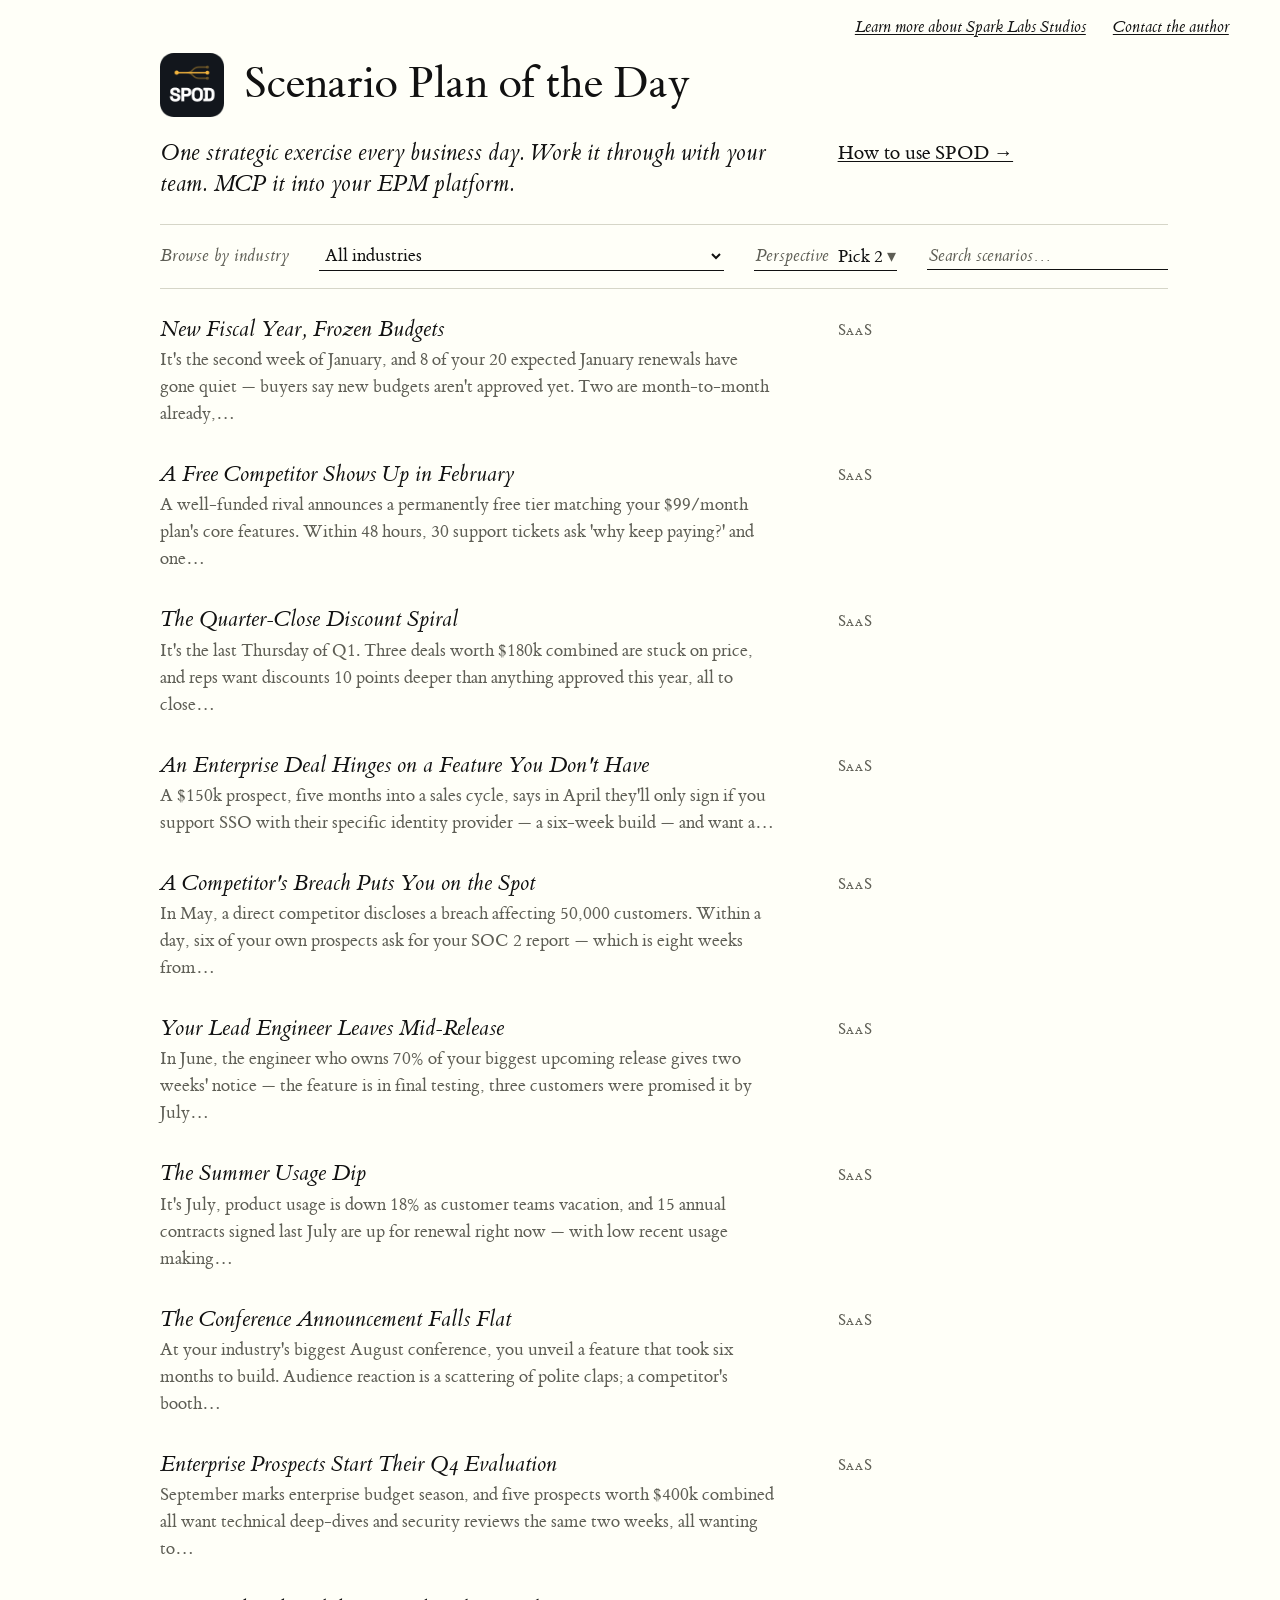
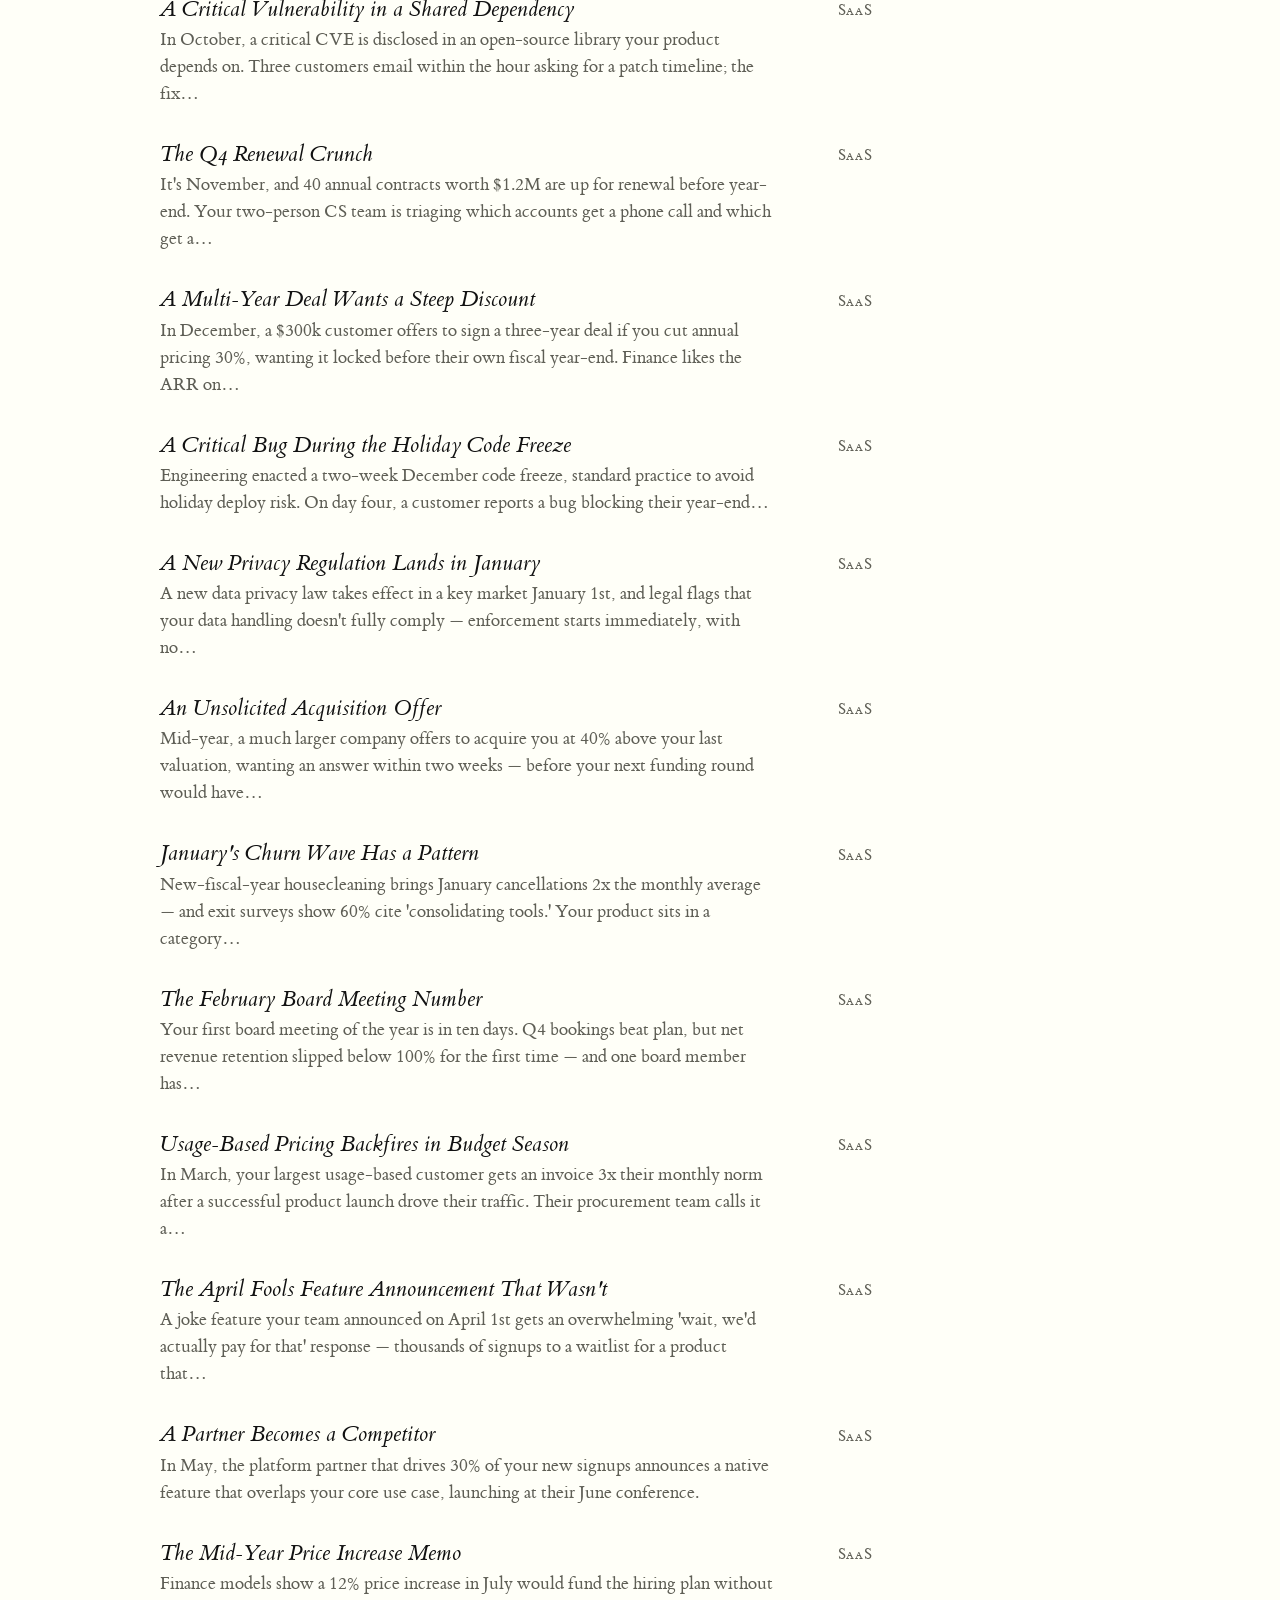
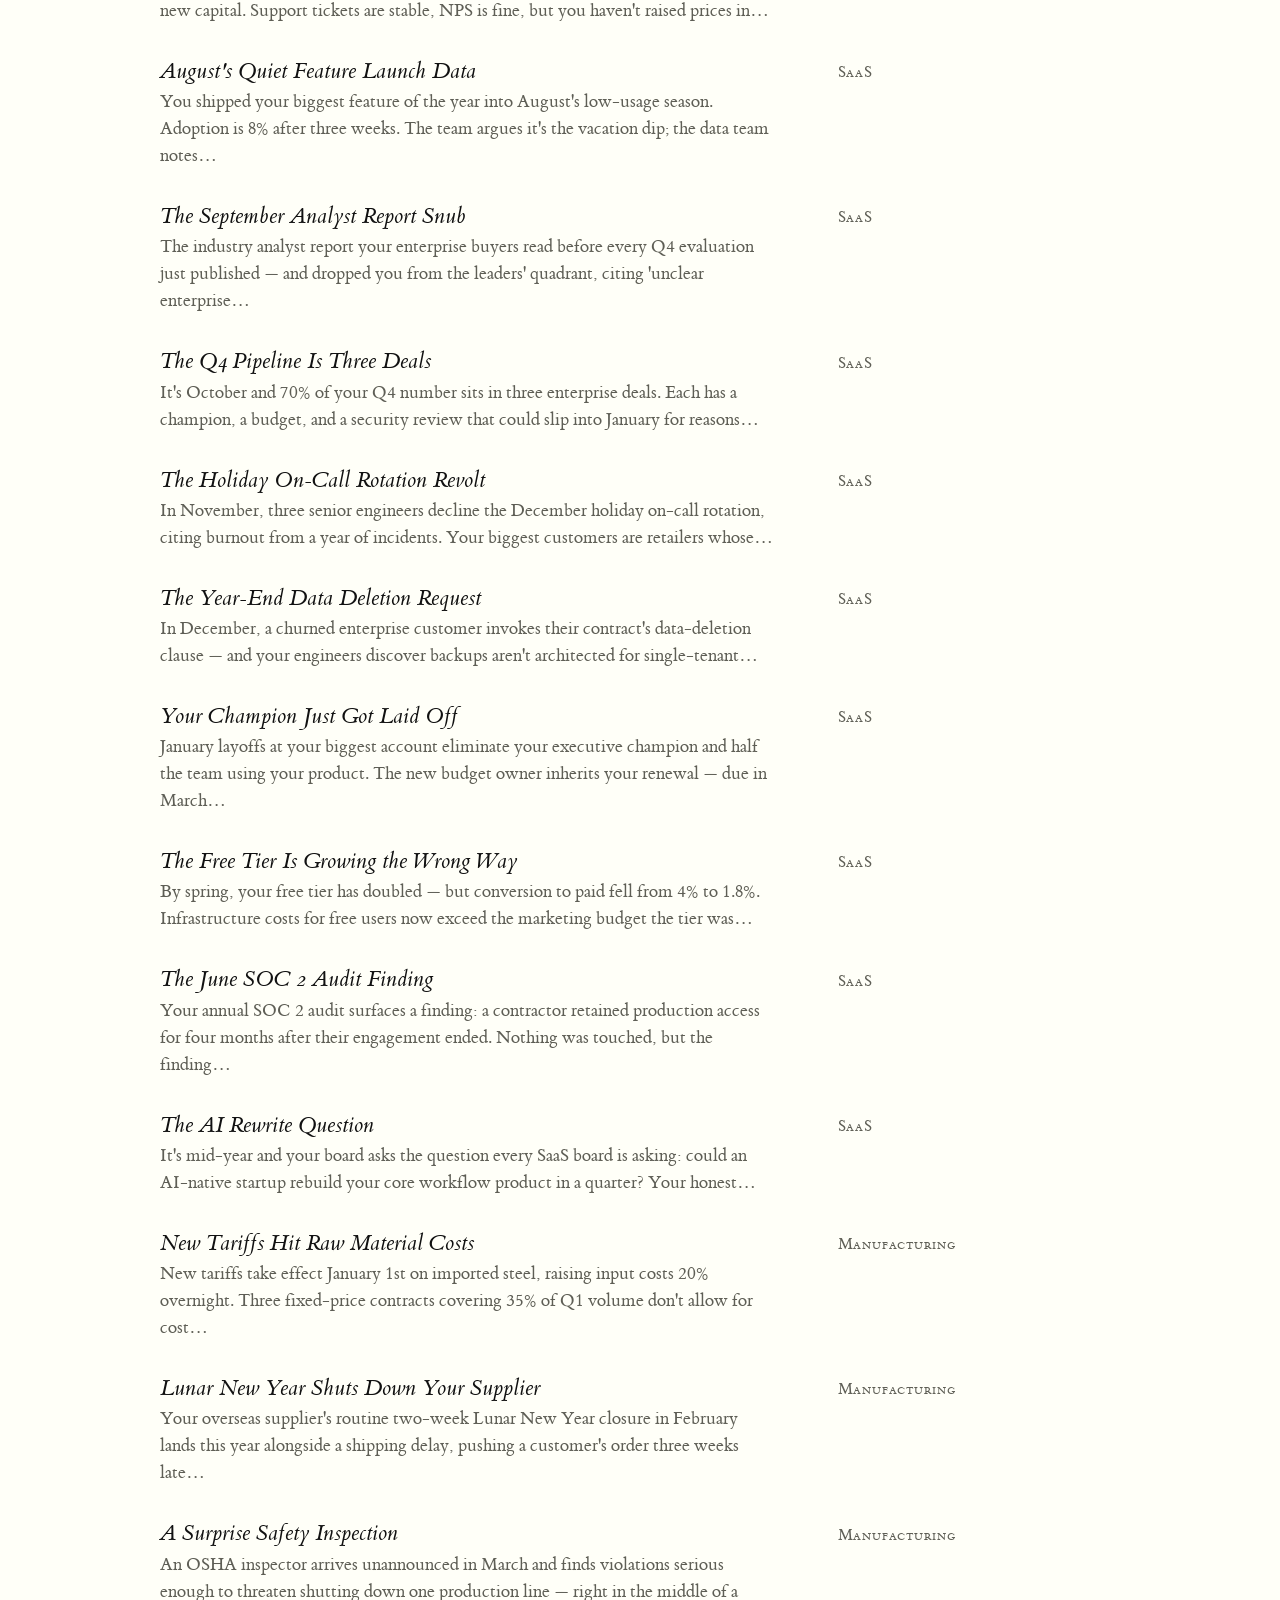
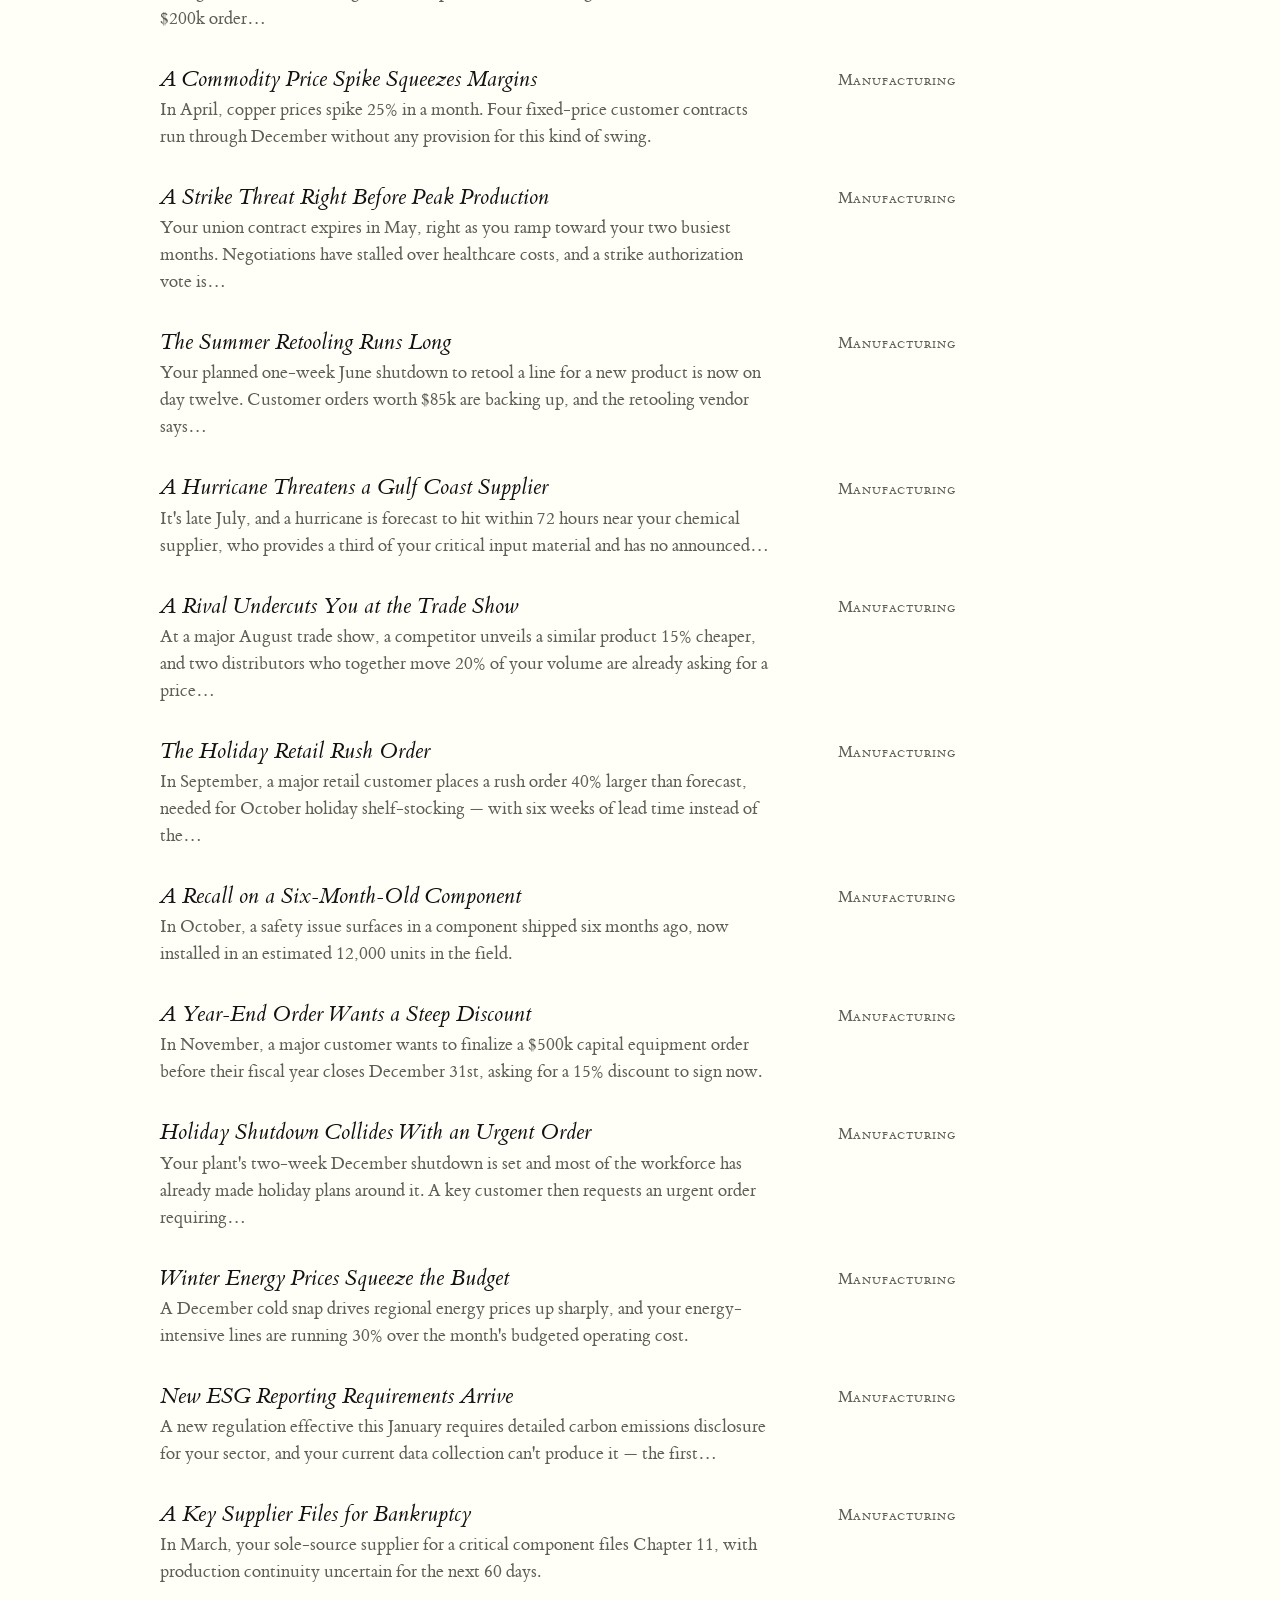
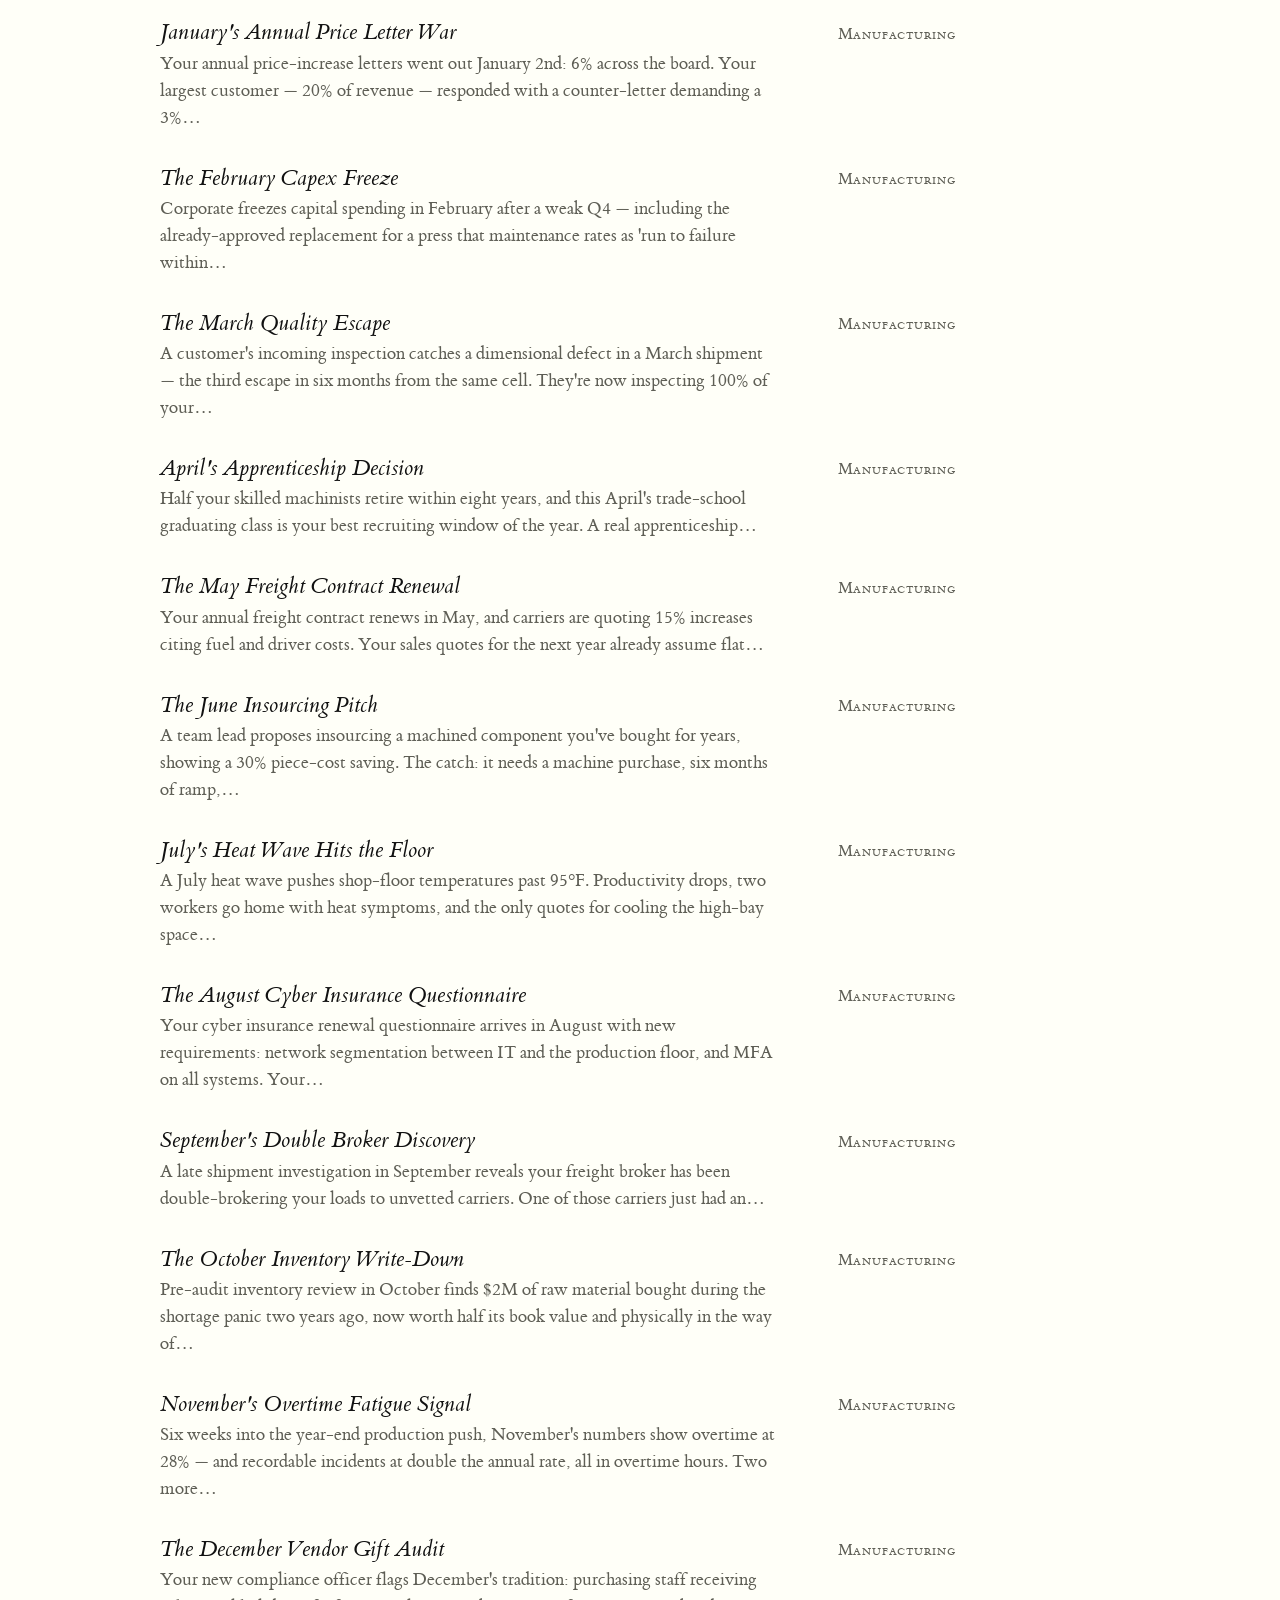
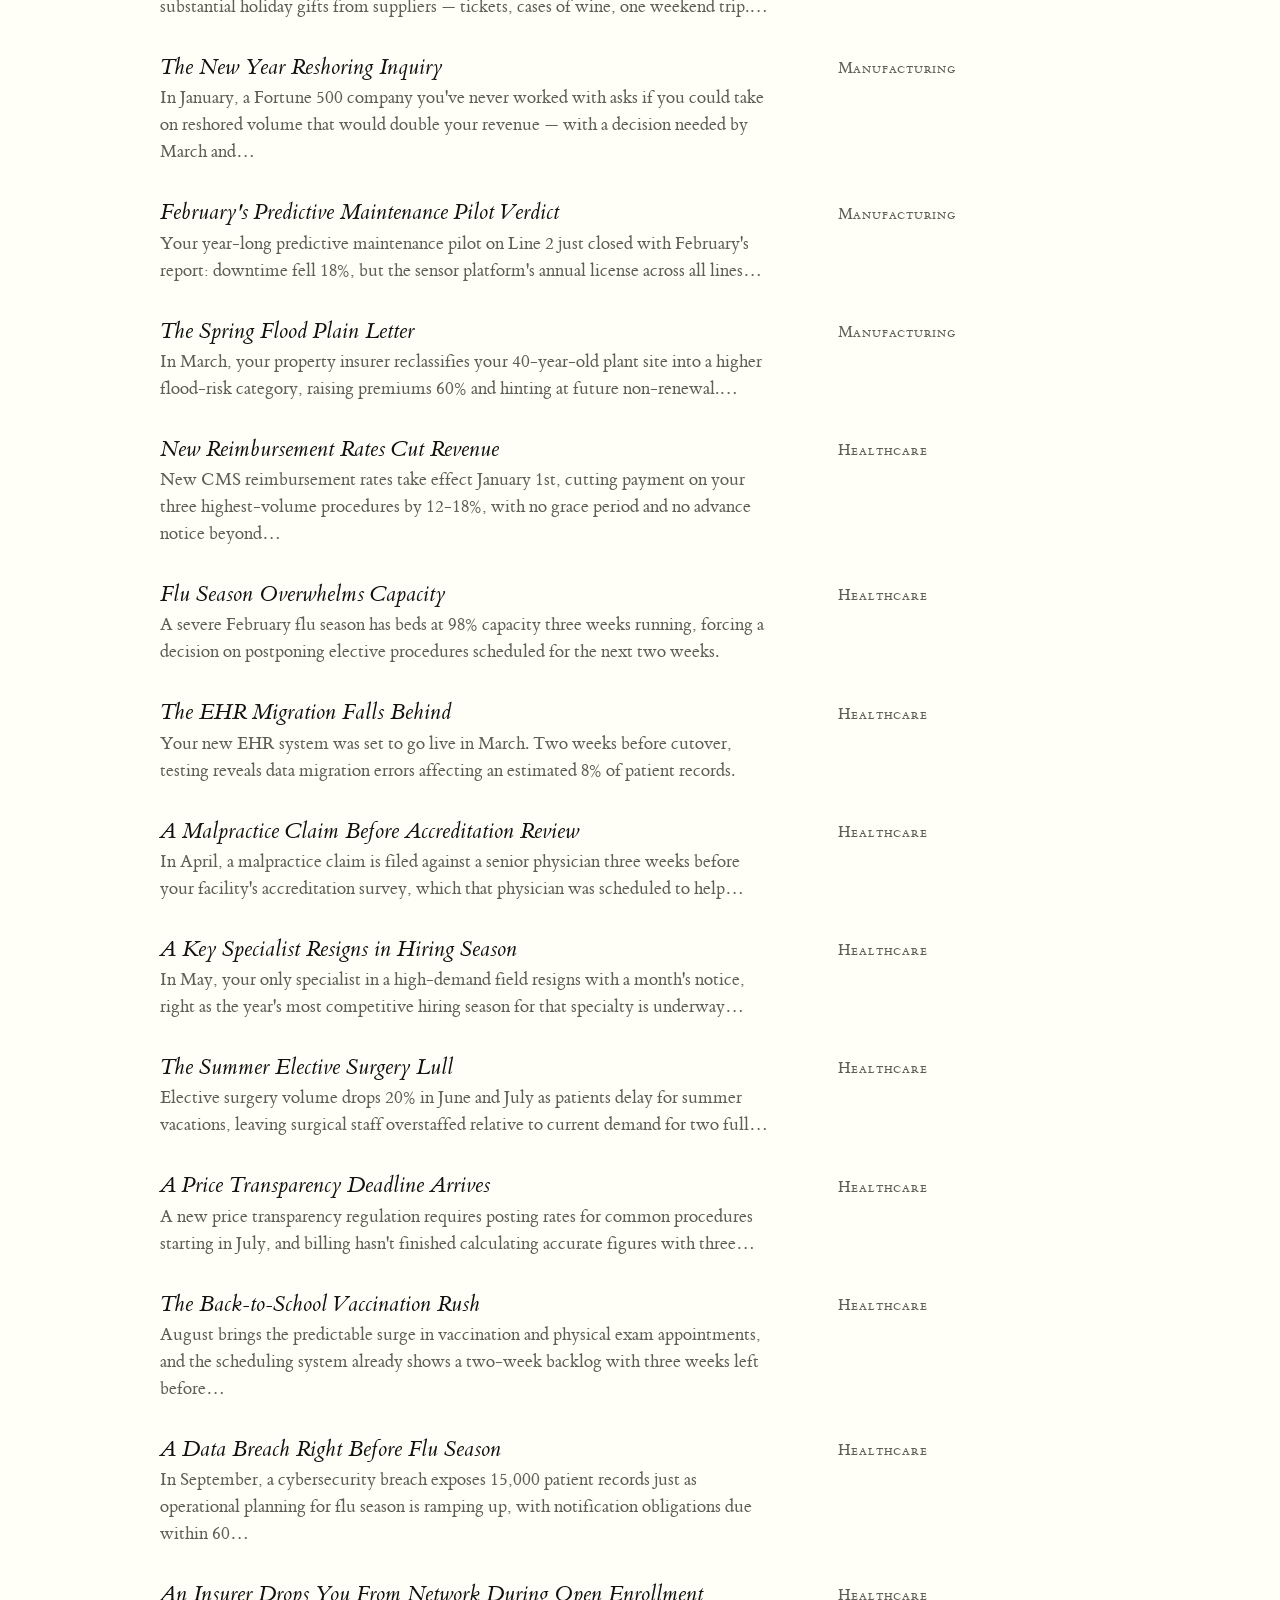
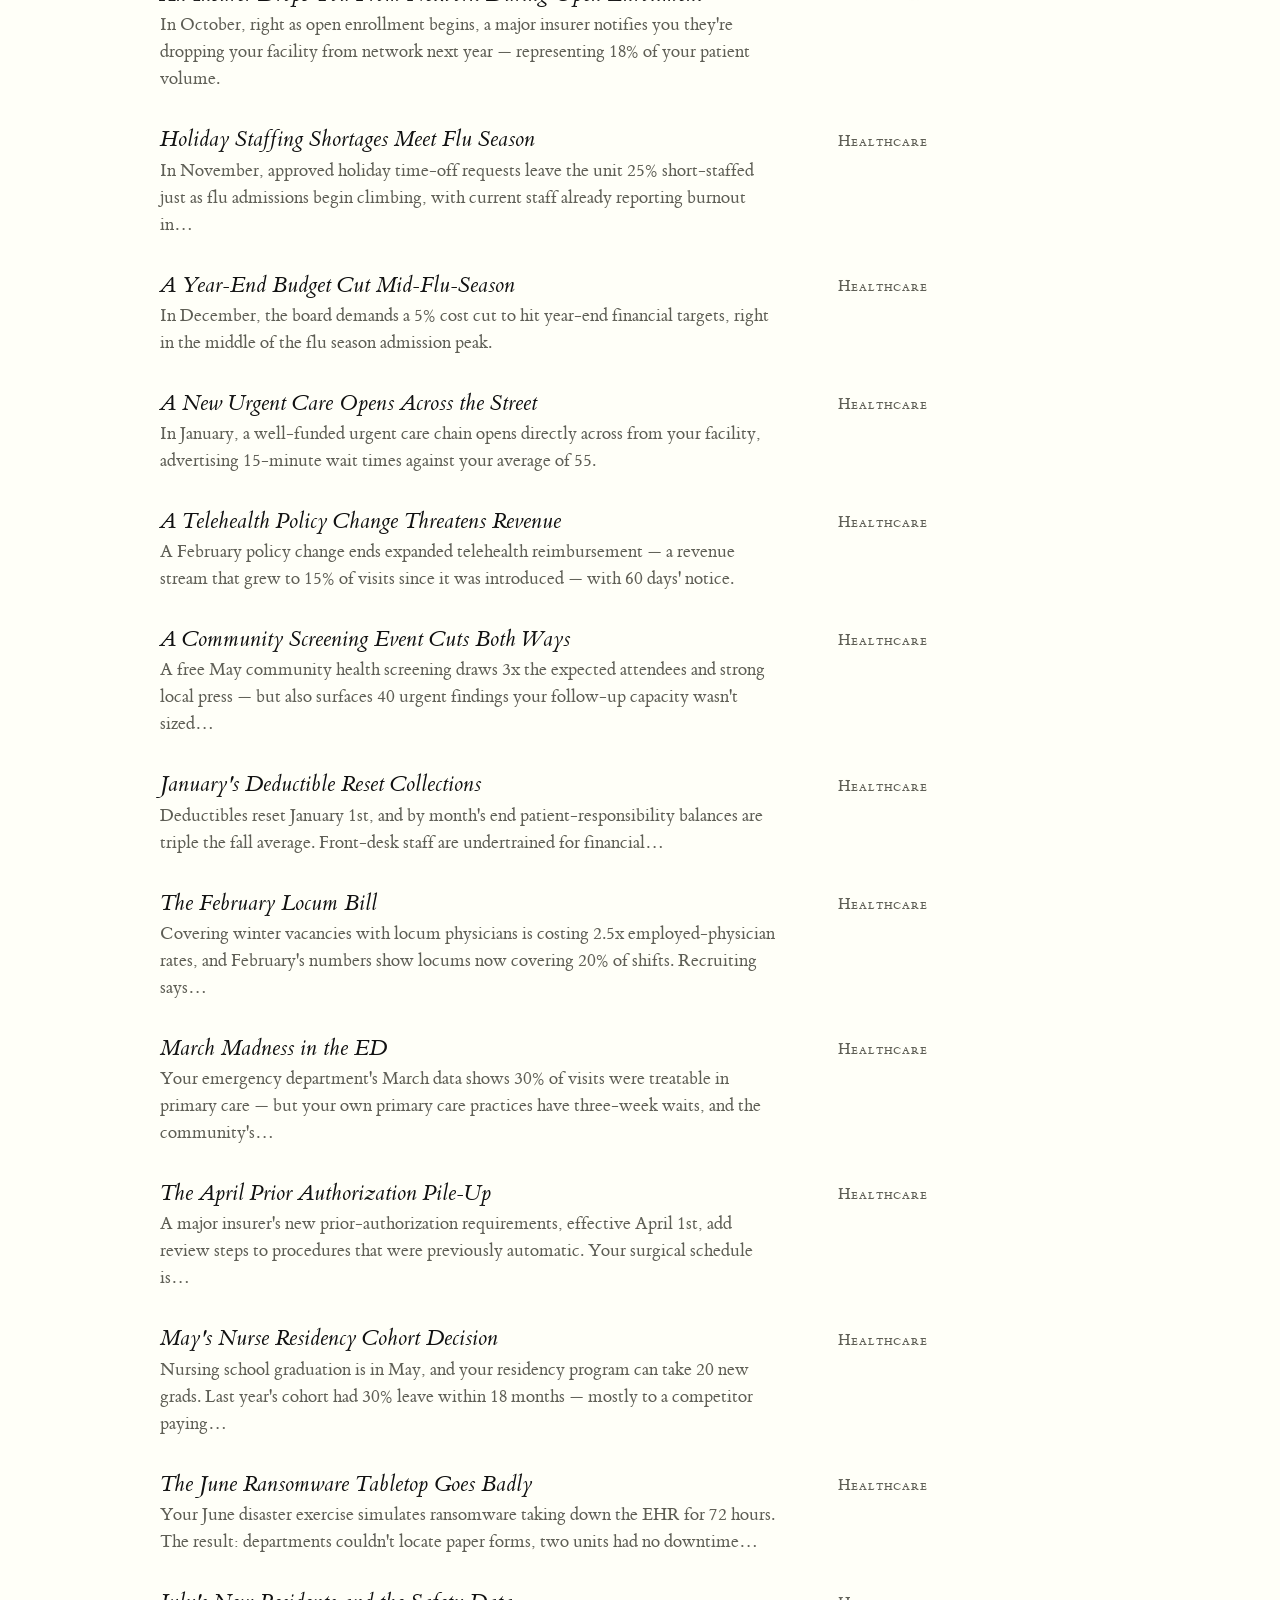
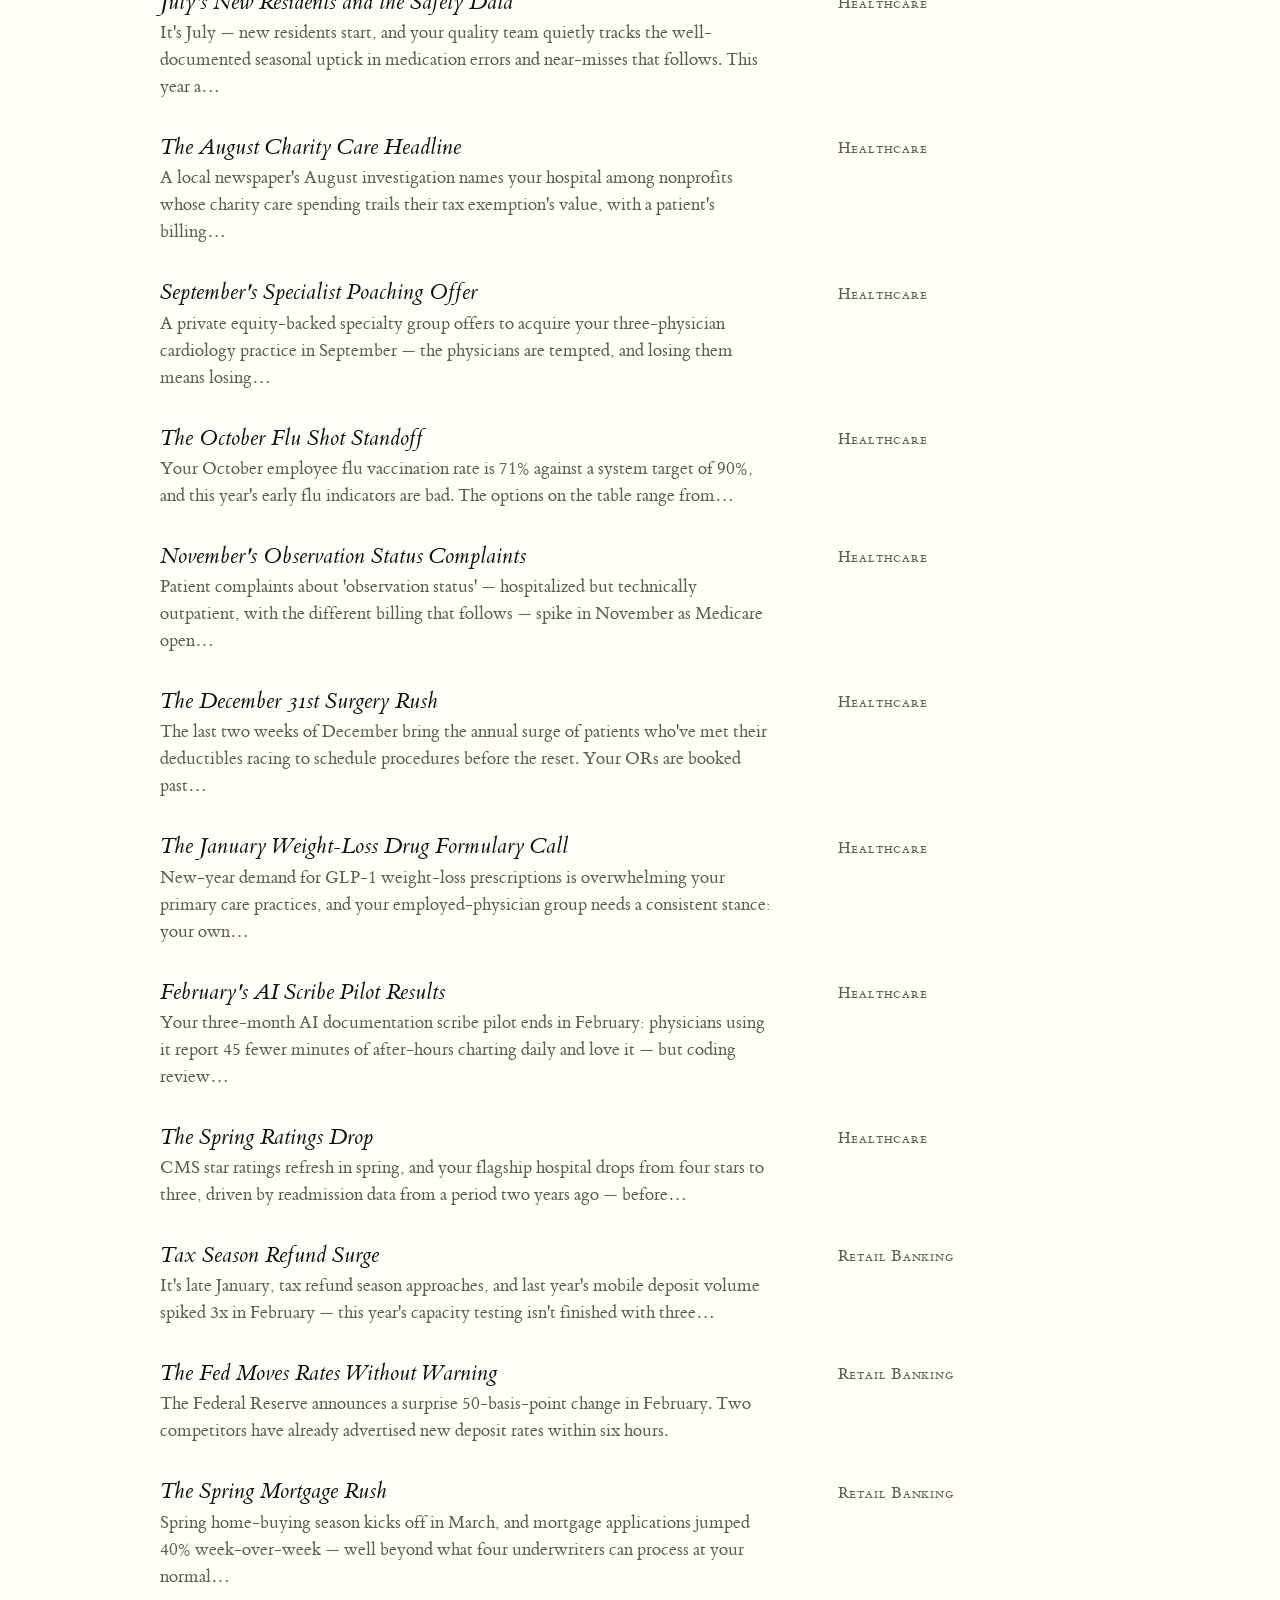
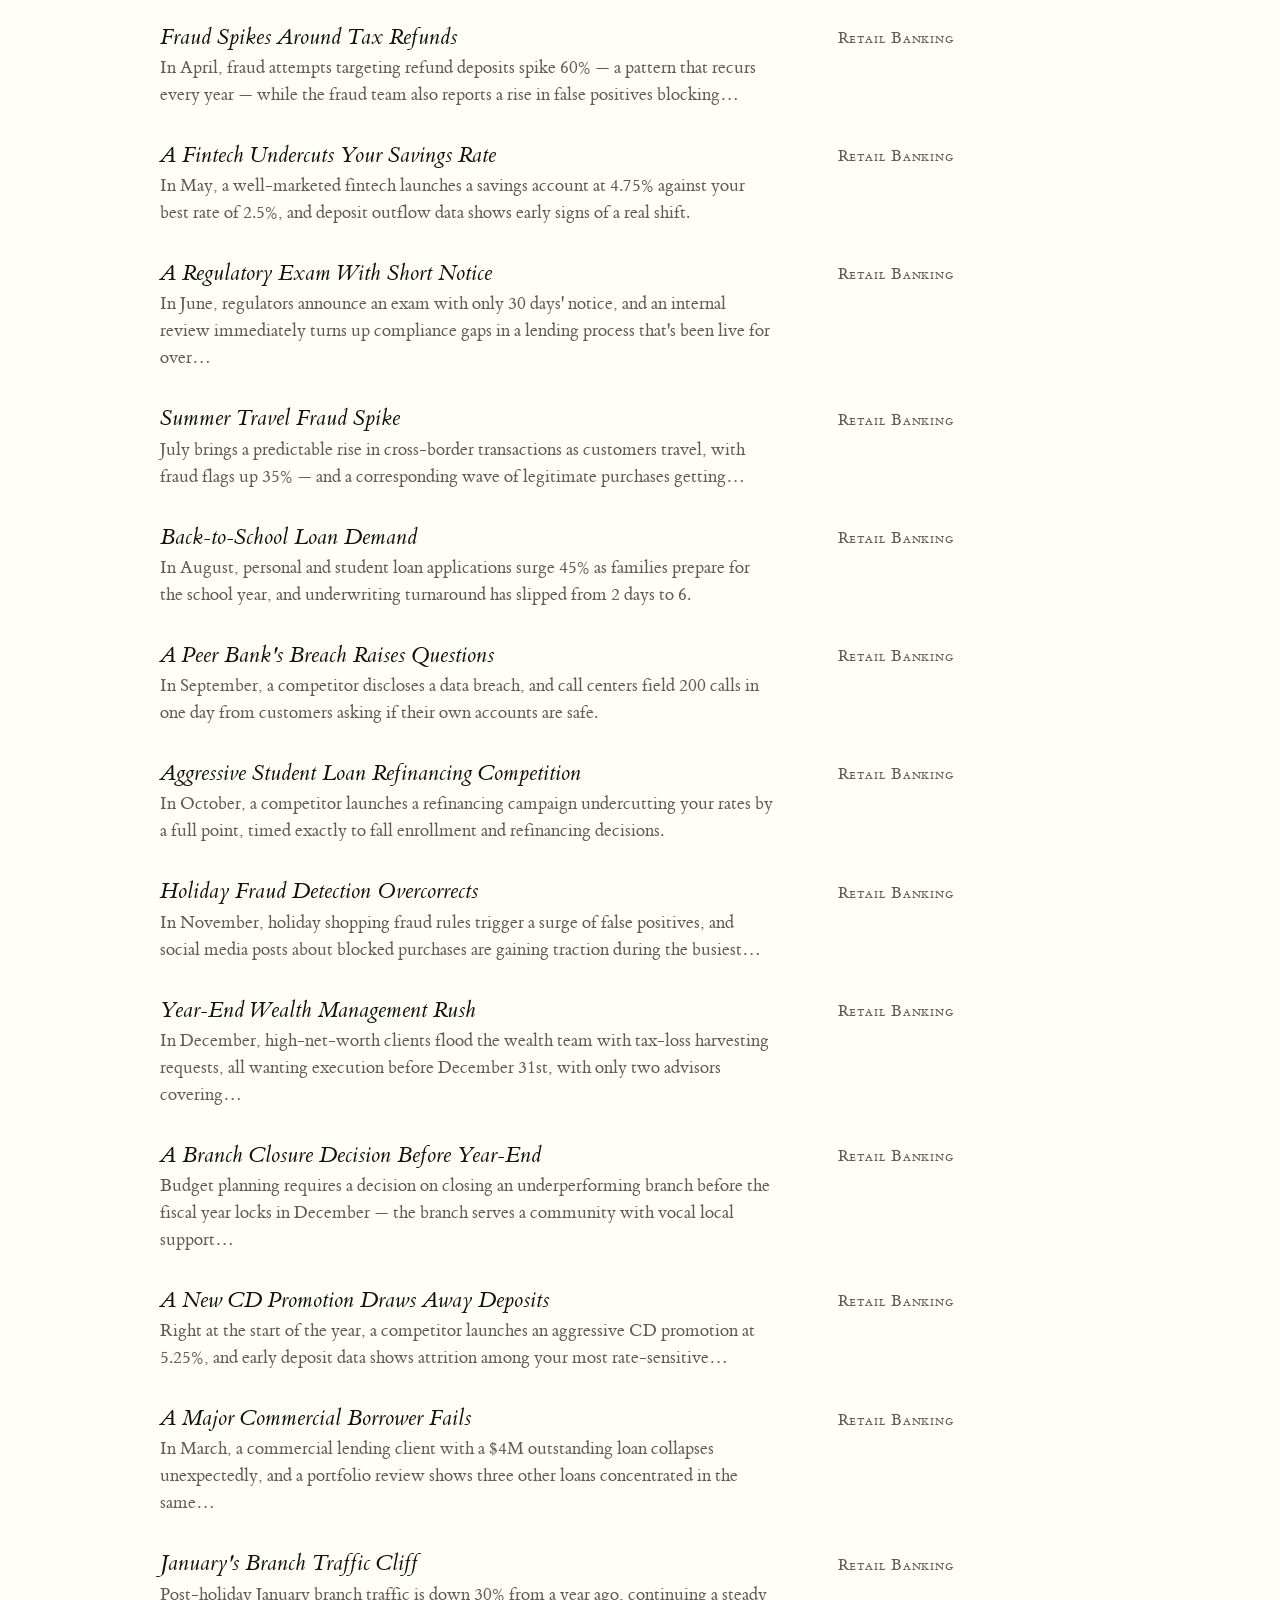
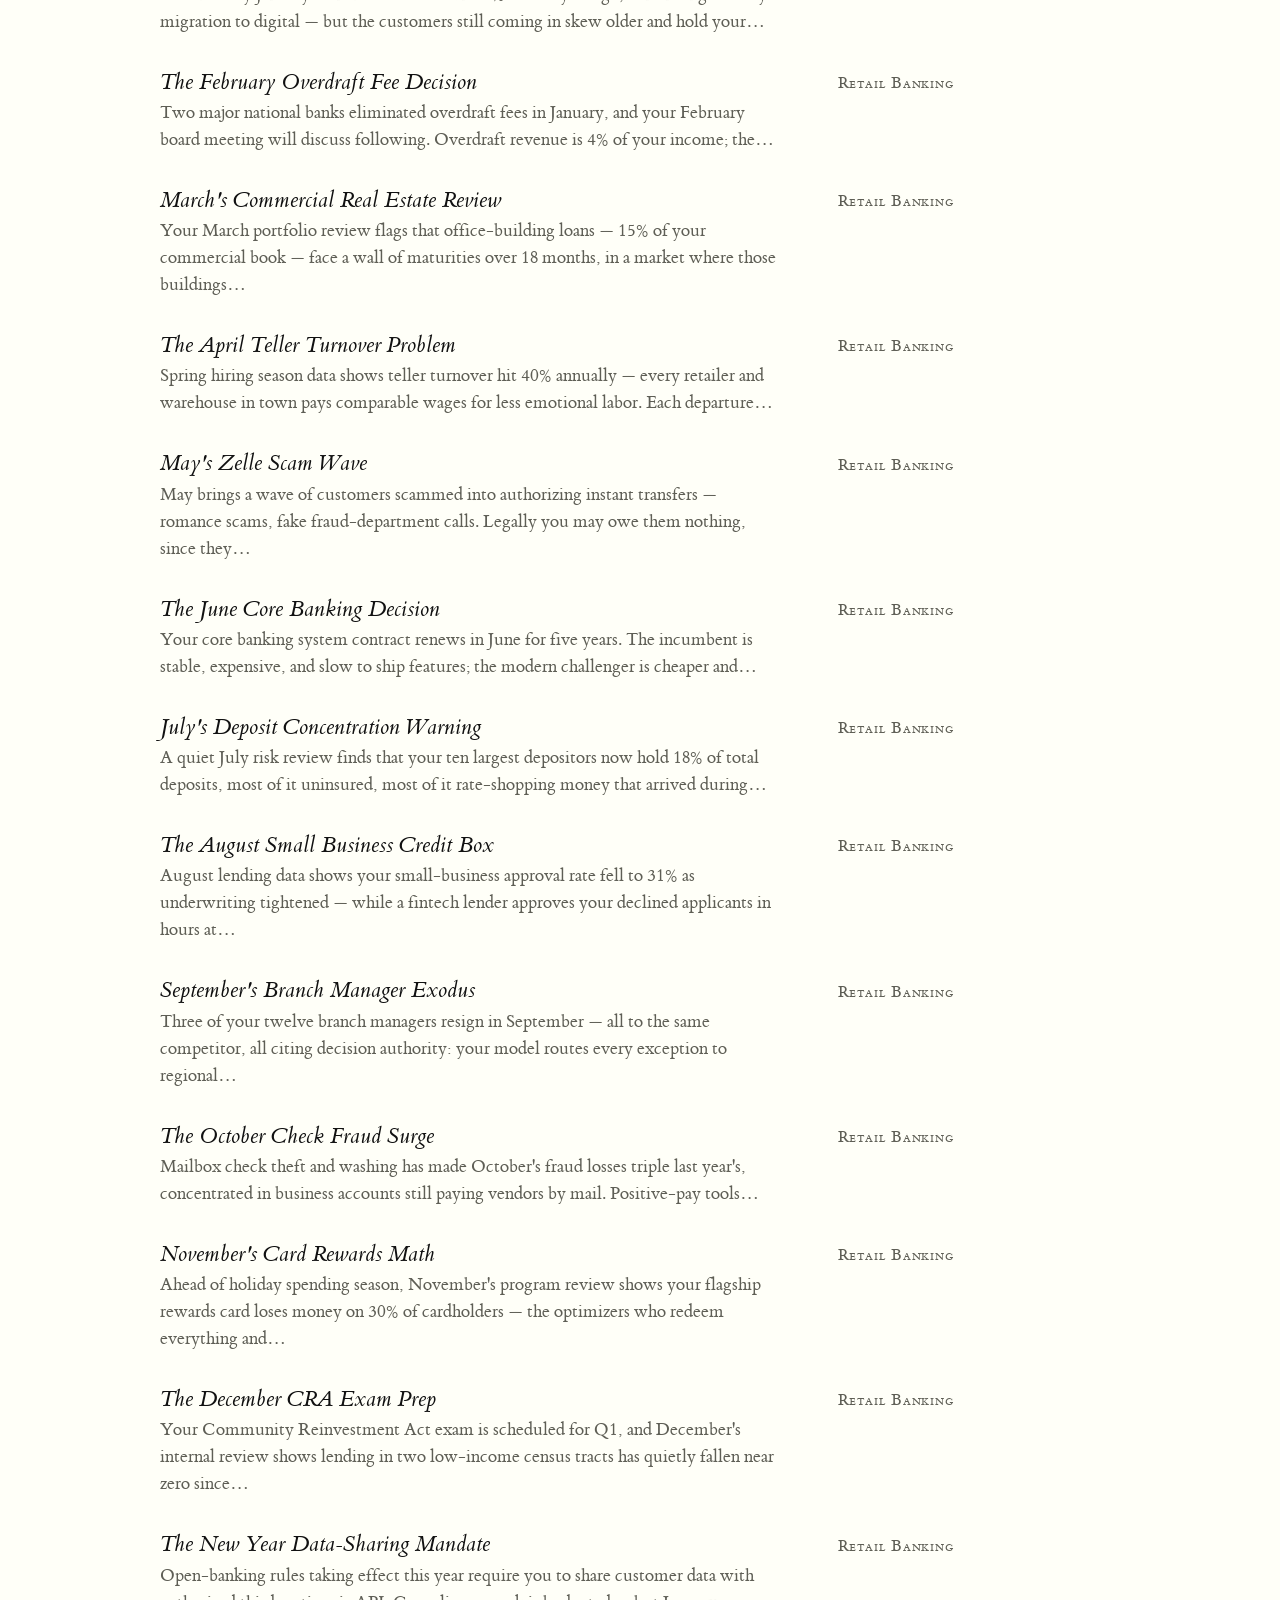
<file: index.html>
<!DOCTYPE html>
<html lang="en">
<head>
<meta charset="UTF-8">
<meta name="viewport" content="width=device-width, initial-scale=1.0">
<meta name="color-scheme" content="light dark">
<title>Scenario Plan of the Day</title>
<meta name="description" content="A daily strategic scenario for business teams, browsable by industry.">
<link rel="stylesheet" href="assets/tufte/tufte.css">
<link rel="stylesheet" href="assets/style.css">
</head>
<body>

<nav class="site-links" aria-label="Elsewhere">
  <a href="https://sparklabs.studio" target="_blank" rel="noopener">Learn more about Spark Labs Studios</a>
  <a href="https://rondimon.com" target="_blank" rel="noopener">Contact the author</a>
</nav>

<header class="site-header">
  <div class="brand">
    <a class="brand-icon" href="index.html" aria-label="Scenario Plan of the Day home"><img src="assets/spod-icon.png" alt="SPOD" width="64" height="64"></a>
    <h1 class="site-title"><a href="index.html">Scenario Plan of the Day</a></h1>
  </div>
  <p class="subtitle">
    <a class="subtitle-link" href="how-to-use.html">How to use SPOD &rarr;</a>
    One strategic exercise every business day. Work it through with your team. MCP it into your EPM platform.
  </p>
</header>

<main>
  <section class="filter-bar">
    <label for="industry-select">Browse by industry</label>
    <select id="industry-select">
      <option value="all">All industries</option>
    </select>
    <div class="perspective" id="perspective">
      <button type="button" id="perspective-btn" class="perspective-btn" aria-haspopup="true" aria-expanded="false" aria-controls="perspective-panel">
        <span class="perspective-btn-label">Perspective</span>
        <span class="perspective-btn-value" id="perspective-summary">Pick 2</span>
      </button>
      <div id="perspective-panel" class="perspective-panel hidden" role="group" aria-label="Perspective: pick 2">
        <p class="perspective-help">Pick <strong>2</strong> forces. We'll build a 2&times;2 of futures for your industry, where each force either gets better or worse.</p>
        <div id="perspective-options" class="perspective-options"></div>
        <div class="perspective-footer">
          <button type="button" id="perspective-reroll" class="link-btn hidden">Re-roll Random</button>
          <button type="button" id="perspective-clear" class="link-btn">Clear</button>
        </div>
      </div>
    </div>
    <input id="search-input" type="search" placeholder="Search scenarios…">
  </section>

  <p id="perspective-hint" class="perspective-hint hidden"></p>

  <section id="matrix-view" class="matrix-view hidden"></section>

  <section id="scenario-list" class="scenario-list">
    <!-- populated by app.js -->
  </section>
</main>

<div id="scenario-modal" class="modal hidden">
  <div class="modal-content">
    <button id="modal-close" class="modal-close" aria-label="Close">&times;</button>
    <p class="modal-industry" id="modal-industry"></p>
    <h2 id="modal-title"></h2>
    <p id="modal-setup"></p>
    <h3>Discuss</h3>
    <ul id="modal-questions"></ul>
    <div id="prompt-block" class="prompt-block">
      <h3>Take it into your plan</h3>
      <p class="prompt-help">Copy a ready-made prompt for Claude, with suggested line items and % changes, to build this scenario in your planning tool through its MCP server.</p>
      <div class="prompt-actions">
        <button type="button" id="copy-prompt-btn" class="btn">Copy Claude prompt</button>
        <button type="button" id="toggle-prompt-btn" class="link-btn">Preview prompt</button>
      </div>
      <pre id="prompt-preview" class="prompt-preview hidden"></pre>
    </div>
  </div>
</div>

<footer class="site-footer">
  <p>&copy; <span id="year"></span> Scenario Plan of the Day. A project by MRWD LLC.</p>
</footer>

<script src="data/scenarios.js"></script>
<script src="data/perspectives.js"></script>
<script src="data/drivers.js"></script>
<script src="assets/app.js"></script>
</body>
</html>
</file>
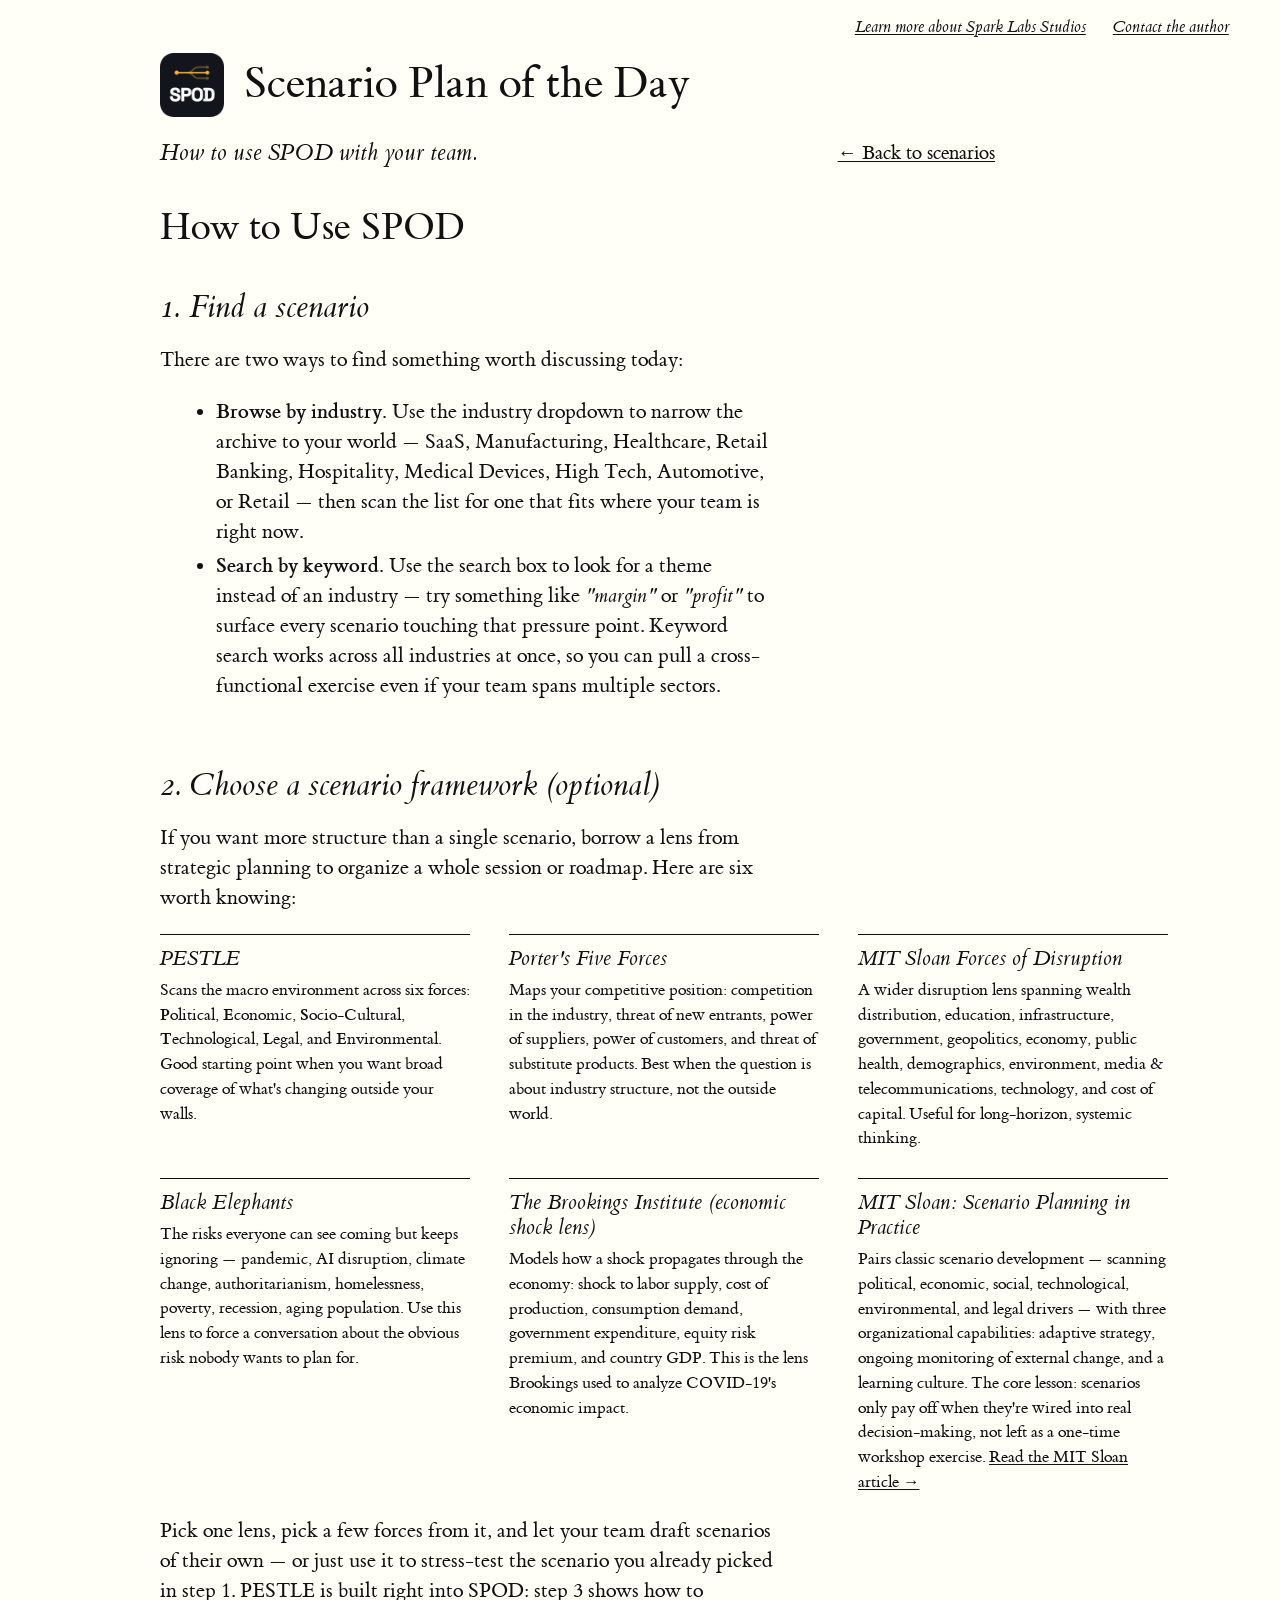
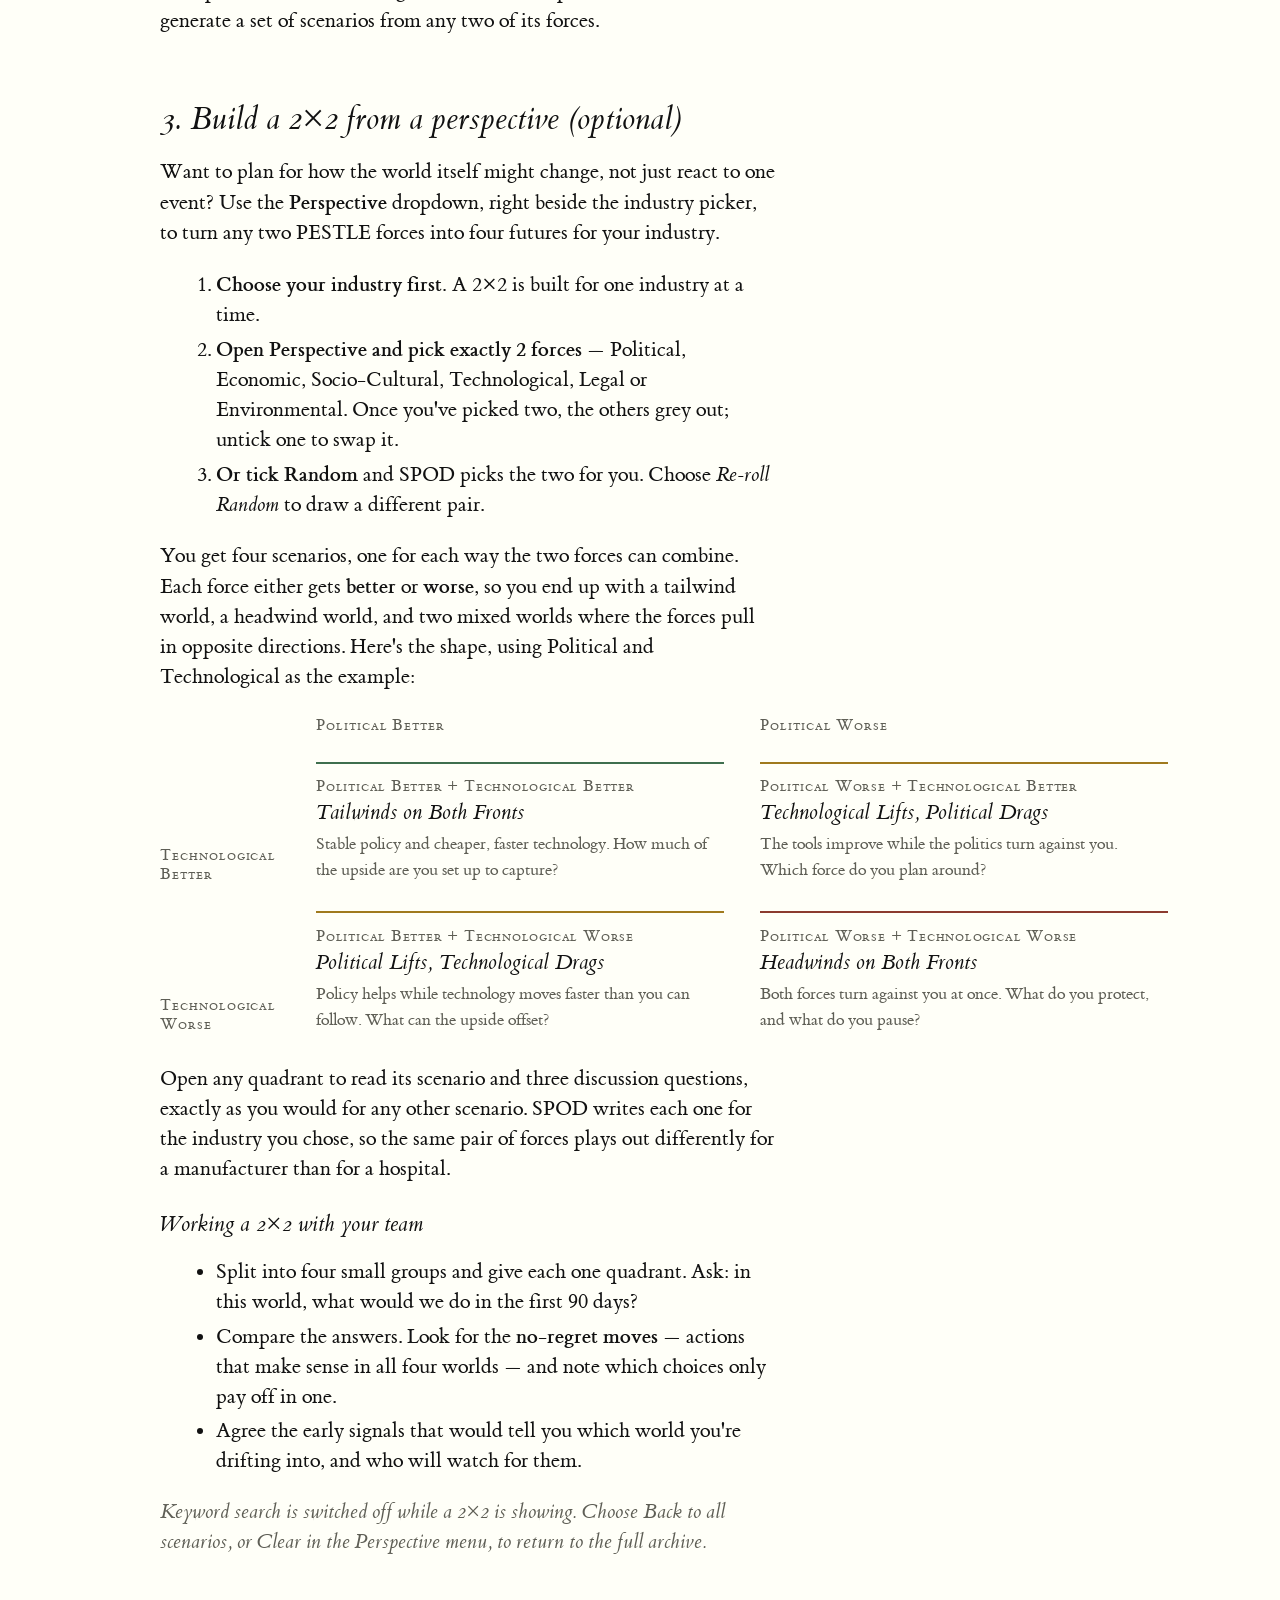
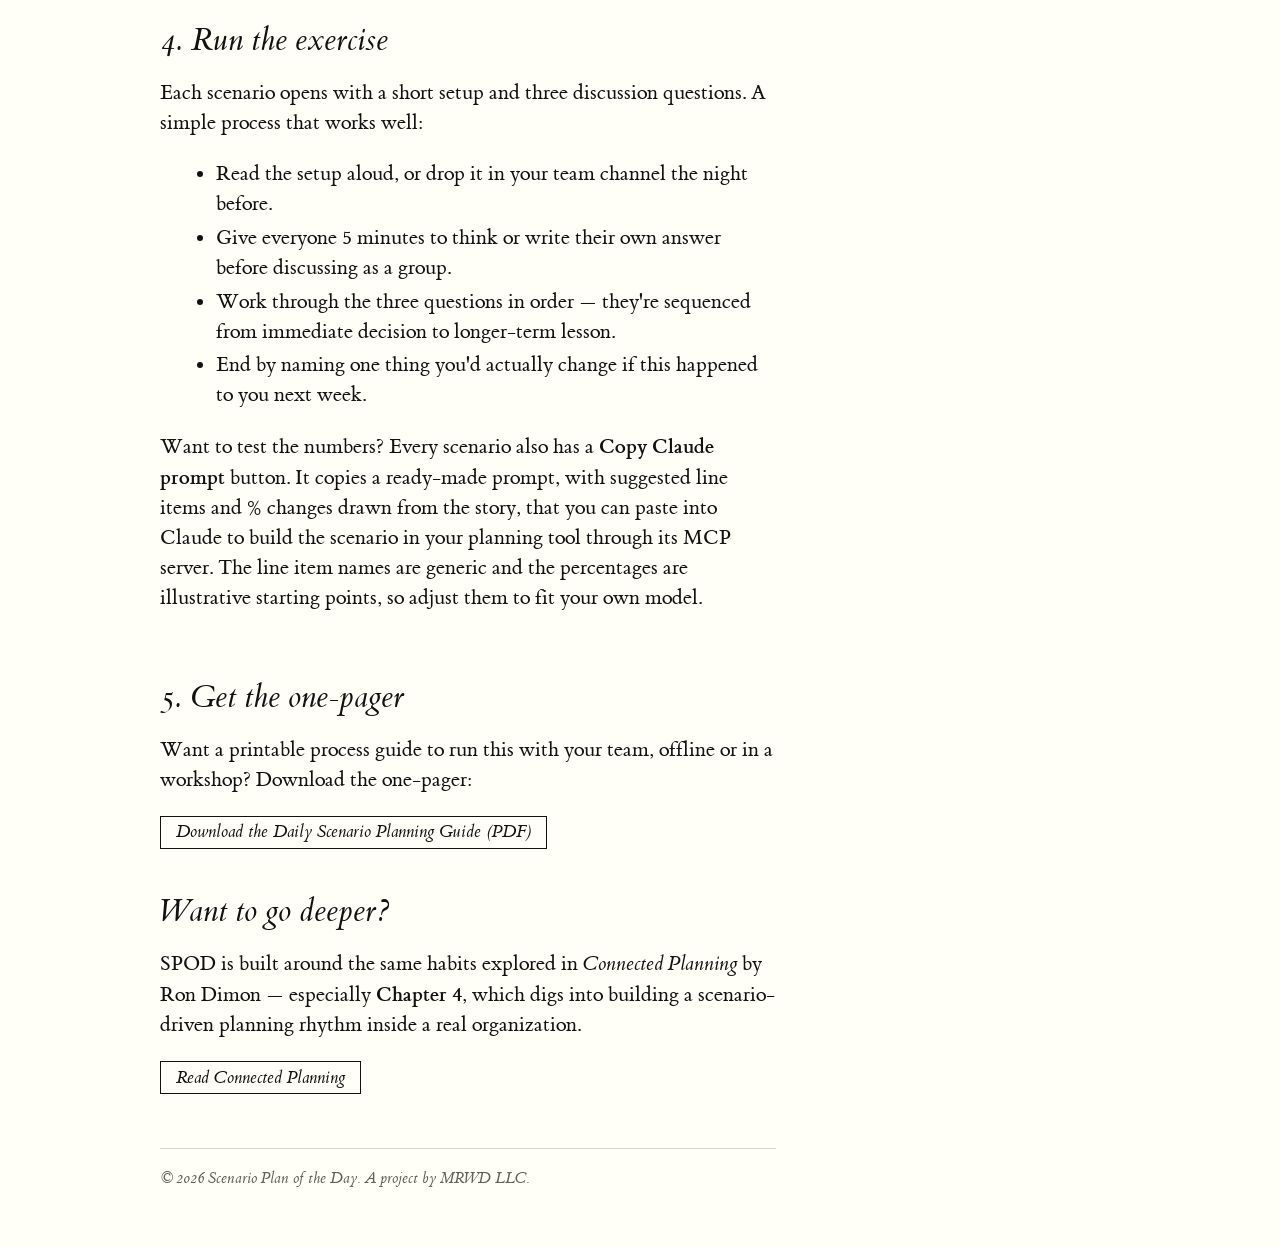
<file: how-to-use.html>
<!DOCTYPE html>
<html lang="en">
<head>
<meta charset="UTF-8">
<meta name="viewport" content="width=device-width, initial-scale=1.0">
<meta name="color-scheme" content="light dark">
<title>How to Use SPOD — Scenario Plan of the Day</title>
<meta name="description" content="How to use Scenario Plan of the Day: browse by industry, search by keyword, build a 2x2 of futures from any two PESTLE forces, and run the exercise with your team.">
<link rel="stylesheet" href="assets/tufte/tufte.css">
<link rel="stylesheet" href="assets/style.css">
</head>
<body>

<nav class="site-links" aria-label="Elsewhere">
  <a href="https://sparklabs.studio" target="_blank" rel="noopener">Learn more about Spark Labs Studios</a>
  <a href="https://rondimon.com" target="_blank" rel="noopener">Contact the author</a>
</nav>

<header class="site-header">
  <div class="brand">
    <a class="brand-icon" href="index.html" aria-label="Scenario Plan of the Day home"><img src="assets/spod-icon.png" alt="SPOD" width="64" height="64"></a>
    <p class="site-title"><a href="index.html">Scenario Plan of the Day</a></p>
  </div>
  <p class="subtitle">
    <a class="subtitle-link" href="index.html">&larr; Back to scenarios</a>
    How to use SPOD with your team.
  </p>
</header>

<main class="how-to">
  <h1>How to Use SPOD</h1>

  <section class="how-block">
    <h2>1. Find a scenario</h2>
    <p>There are two ways to find something worth discussing today:</p>
    <ul>
      <li><strong>Browse by industry.</strong> Use the industry dropdown to narrow the archive to your world — SaaS, Manufacturing, Healthcare, Retail Banking, Hospitality, Medical Devices, High Tech, Automotive, or Retail — then scan the list for one that fits where your team is right now.</li>
      <li><strong>Search by keyword.</strong> Use the search box to look for a theme instead of an industry — try something like <em>"margin"</em> or <em>"profit"</em> to surface every scenario touching that pressure point. Keyword search works across all industries at once, so you can pull a cross-functional exercise even if your team spans multiple sectors.</li>
    </ul>
  </section>

  <section class="how-block">
    <h2>2. Choose a scenario framework (optional)</h2>
    <p>If you want more structure than a single scenario, borrow a lens from strategic planning to organize a whole session or roadmap. Here are six worth knowing:</p>
    <div class="framework-grid">
      <div class="framework-card">
        <h3>PESTLE</h3>
        <p>Scans the macro environment across six forces: <strong>P</strong>olitical, <strong>E</strong>conomic, <strong>S</strong>ocio-Cultural, <strong>T</strong>echnological, <strong>L</strong>egal, and <strong>E</strong>nvironmental. Good starting point when you want broad coverage of what's changing outside your walls.</p>
      </div>
      <div class="framework-card">
        <h3>Porter's Five Forces</h3>
        <p>Maps your competitive position: competition in the industry, threat of new entrants, power of suppliers, power of customers, and threat of substitute products. Best when the question is about industry structure, not the outside world.</p>
      </div>
      <div class="framework-card">
        <h3>MIT Sloan Forces of Disruption</h3>
        <p>A wider disruption lens spanning wealth distribution, education, infrastructure, government, geopolitics, economy, public health, demographics, environment, media &amp; telecommunications, technology, and cost of capital. Useful for long-horizon, systemic thinking.</p>
      </div>
      <div class="framework-card">
        <h3>Black Elephants</h3>
        <p>The risks everyone can see coming but keeps ignoring — pandemic, AI disruption, climate change, authoritarianism, homelessness, poverty, recession, aging population. Use this lens to force a conversation about the obvious risk nobody wants to plan for.</p>
      </div>
      <div class="framework-card">
        <h3>The Brookings Institute (economic shock lens)</h3>
        <p>Models how a shock propagates through the economy: shock to labor supply, cost of production, consumption demand, government expenditure, equity risk premium, and country GDP. This is the lens Brookings used to analyze COVID-19's economic impact.</p>
      </div>
      <div class="framework-card">
        <h3>MIT Sloan: Scenario Planning in Practice</h3>
        <p>Pairs classic scenario development — scanning political, economic, social, technological, environmental, and legal drivers — with three organizational capabilities: adaptive strategy, ongoing monitoring of external change, and a learning culture. The core lesson: scenarios only pay off when they're wired into real decision-making, not left as a one-time workshop exercise. <a href="https://sloanreview.mit.edu/article/scenario-planning-how-to-use/" target="_blank" rel="noopener">Read the MIT Sloan article &rarr;</a></p>
      </div>
    </div>
    <p>Pick one lens, pick a few forces from it, and let your team draft scenarios of their own — or just use it to stress-test the scenario you already picked in step 1. PESTLE is built right into SPOD: step 3 shows how to generate a set of scenarios from any two of its forces.</p>
  </section>

  <section class="how-block">
    <h2>3. Build a 2&times;2 from a perspective (optional)</h2>
    <p>Want to plan for how the world itself might change, not just react to one event? Use the <strong>Perspective</strong> dropdown, right beside the industry picker, to turn any two PESTLE forces into four futures for your industry.</p>
    <ol>
      <li><strong>Choose your industry first.</strong> A 2&times;2 is built for one industry at a time.</li>
      <li><strong>Open Perspective and pick exactly 2 forces</strong> — Political, Economic, Socio-Cultural, Technological, Legal or Environmental. Once you've picked two, the others grey out; untick one to swap it.</li>
      <li><strong>Or tick Random</strong> and SPOD picks the two for you. Choose <em>Re-roll Random</em> to draw a different pair.</li>
    </ol>
    <p>You get four scenarios, one for each way the two forces can combine. Each force either gets <strong>better</strong> or <strong>worse</strong>, so you end up with a tailwind world, a headwind world, and two mixed worlds where the forces pull in opposite directions. Here's the shape, using Political and Technological as the example:</p>
    <div class="matrix how-matrix">
      <div class="matrix-corner"></div>
      <div class="matrix-col-head">Political Better</div>
      <div class="matrix-col-head">Political Worse</div>
      <div class="matrix-row-head">Technological Better</div>
      <div class="how-quad matrix-bb">
        <span class="quad-tag">Political Better + Technological Better</span>
        <h4>Tailwinds on Both Fronts</h4>
        <p>Stable policy and cheaper, faster technology. How much of the upside are you set up to capture?</p>
      </div>
      <div class="how-quad matrix-wb">
        <span class="quad-tag">Political Worse + Technological Better</span>
        <h4>Technological Lifts, Political Drags</h4>
        <p>The tools improve while the politics turn against you. Which force do you plan around?</p>
      </div>
      <div class="matrix-row-head">Technological Worse</div>
      <div class="how-quad matrix-bw">
        <span class="quad-tag">Political Better + Technological Worse</span>
        <h4>Political Lifts, Technological Drags</h4>
        <p>Policy helps while technology moves faster than you can follow. What can the upside offset?</p>
      </div>
      <div class="how-quad matrix-ww">
        <span class="quad-tag">Political Worse + Technological Worse</span>
        <h4>Headwinds on Both Fronts</h4>
        <p>Both forces turn against you at once. What do you protect, and what do you pause?</p>
      </div>
    </div>
    <p>Open any quadrant to read its scenario and three discussion questions, exactly as you would for any other scenario. SPOD writes each one for the industry you chose, so the same pair of forces plays out differently for a manufacturer than for a hospital.</p>
    <h3>Working a 2&times;2 with your team</h3>
    <ul>
      <li>Split into four small groups and give each one quadrant. Ask: in this world, what would we do in the first 90 days?</li>
      <li>Compare the answers. Look for the <strong>no-regret moves</strong> — actions that make sense in all four worlds — and note which choices only pay off in one.</li>
      <li>Agree the early signals that would tell you which world you're drifting into, and who will watch for them.</li>
    </ul>
    <p class="how-note">Keyword search is switched off while a 2&times;2 is showing. Choose <em>Back to all scenarios</em>, or <em>Clear</em> in the Perspective menu, to return to the full archive.</p>
  </section>

  <section class="how-block">
    <h2>4. Run the exercise</h2>
    <p>Each scenario opens with a short setup and three discussion questions. A simple process that works well:</p>
    <ul>
      <li>Read the setup aloud, or drop it in your team channel the night before.</li>
      <li>Give everyone 5 minutes to think or write their own answer before discussing as a group.</li>
      <li>Work through the three questions in order — they're sequenced from immediate decision to longer-term lesson.</li>
      <li>End by naming one thing you'd actually change if this happened to you next week.</li>
    </ul>
    <p>Want to test the numbers? Every scenario also has a <strong>Copy Claude prompt</strong> button. It copies a ready-made prompt, with suggested line items and % changes drawn from the story, that you can paste into Claude to build the scenario in your planning tool through its MCP server. The line item names are generic and the percentages are illustrative starting points, so adjust them to fit your own model.</p>
  </section>

  <section class="how-block">
    <h2>5. Get the one-pager</h2>
    <p>Want a printable process guide to run this with your team, offline or in a workshop? Download the one-pager:</p>
    <a class="btn" href="downloads/Daily-Scenario-Planning-Guide.pdf" download>Download the Daily Scenario Planning Guide (PDF)</a>
  </section>

  <section class="how-block">
    <h2>Want to go deeper?</h2>
    <p>SPOD is built around the same habits explored in <em>Connected Planning</em> by Ron Dimon — especially <strong>Chapter 4</strong>, which digs into building a scenario-driven planning rhythm inside a real organization.</p>
    <a class="btn" href="https://www.rondimon.com/books" target="_blank" rel="noopener">Read Connected Planning</a>
  </section>
</main>

<footer class="site-footer">
  <p>&copy; <span id="year"></span> Scenario Plan of the Day. A project by MRWD LLC.</p>
</footer>

<script>document.getElementById('year').textContent = new Date().getFullYear();</script>
</body>
</html>
</file>
<file: assets/tufte/tufte.css>
@charset "UTF-8";

/* Import ET Book styles
   adapted from https://github.com/edwardtufte/et-book/blob/gh-pages/et-book.css */

@font-face {
    font-family: "et-book";
    src: url("et-book/et-book-roman-line-figures/et-book-roman-line-figures.eot");
    src: url("et-book/et-book-roman-line-figures/et-book-roman-line-figures.eot?#iefix") format("embedded-opentype"), url("et-book/et-book-roman-line-figures/et-book-roman-line-figures.woff") format("woff"), url("et-book/et-book-roman-line-figures/et-book-roman-line-figures.ttf") format("truetype"), url("et-book/et-book-roman-line-figures/et-book-roman-line-figures.svg#etbookromanosf") format("svg");
    font-weight: normal;
    font-style: normal;
    font-display: swap;
}

@font-face {
    font-family: "et-book";
    src: url("et-book/et-book-display-italic-old-style-figures/et-book-display-italic-old-style-figures.eot");
    src: url("et-book/et-book-display-italic-old-style-figures/et-book-display-italic-old-style-figures.eot?#iefix") format("embedded-opentype"), url("et-book/et-book-display-italic-old-style-figures/et-book-display-italic-old-style-figures.woff") format("woff"), url("et-book/et-book-display-italic-old-style-figures/et-book-display-italic-old-style-figures.ttf") format("truetype"), url("et-book/et-book-display-italic-old-style-figures/et-book-display-italic-old-style-figures.svg#etbookromanosf") format("svg");
    font-weight: normal;
    font-style: italic;
    font-display: swap;
}

@font-face {
    font-family: "et-book";
    src: url("et-book/et-book-bold-line-figures/et-book-bold-line-figures.eot");
    src: url("et-book/et-book-bold-line-figures/et-book-bold-line-figures.eot?#iefix") format("embedded-opentype"), url("et-book/et-book-bold-line-figures/et-book-bold-line-figures.woff") format("woff"), url("et-book/et-book-bold-line-figures/et-book-bold-line-figures.ttf") format("truetype"), url("et-book/et-book-bold-line-figures/et-book-bold-line-figures.svg#etbookromanosf") format("svg");
    font-weight: bold;
    font-style: normal;
    font-display: swap;
}

@font-face {
    font-family: "et-book-roman-old-style";
    src: url("et-book/et-book-roman-old-style-figures/et-book-roman-old-style-figures.eot");
    src: url("et-book/et-book-roman-old-style-figures/et-book-roman-old-style-figures.eot?#iefix") format("embedded-opentype"), url("et-book/et-book-roman-old-style-figures/et-book-roman-old-style-figures.woff") format("woff"), url("et-book/et-book-roman-old-style-figures/et-book-roman-old-style-figures.ttf") format("truetype"), url("et-book/et-book-roman-old-style-figures/et-book-roman-old-style-figures.svg#etbookromanosf") format("svg");
    font-weight: normal;
    font-style: normal;
    font-display: swap;
}

/* Tufte CSS styles */
html {
    font-size: 15px;
}

body {
    width: 87.5%;
    margin-left: auto;
    margin-right: auto;
    padding-left: 12.5%;
    font-family: et-book, Palatino, "Palatino Linotype", "Palatino LT STD", "Book Antiqua", Georgia, serif;
    background-color: #fffff8;
    color: #111;
    max-width: 1400px;
    counter-reset: sidenote-counter;
}

/* Adds dark mode */
@media (prefers-color-scheme: dark) {
    body {
        background-color: #151515;
        color: #ddd;
    }
}

h1 {
    font-weight: 400;
    margin-top: 4rem;
    margin-bottom: 1.5rem;
    font-size: 3.2rem;
    line-height: 1;
}

h2 {
    font-style: italic;
    font-weight: 400;
    margin-top: 2.1rem;
    margin-bottom: 1.4rem;
    font-size: 2.2rem;
    line-height: 1;
}

h3 {
    font-style: italic;
    font-weight: 400;
    font-size: 1.7rem;
    margin-top: 2rem;
    margin-bottom: 1.4rem;
    line-height: 1;
}

hr {
    display: block;
    height: 1px;
    width: 55%;
    border: 0;
    border-top: 1px solid #ccc;
    margin: 1em 0;
    padding: 0;
}

p.subtitle {
    font-style: italic;
    margin-top: 1rem;
    margin-bottom: 1rem;
    font-size: 1.8rem;
    display: block;
    line-height: 1;
}

.numeral {
    font-family: et-book-roman-old-style;
}

.danger {
    color: red;
}

article {
    padding: 5rem 0rem;
}

section {
    padding-top: 1rem;
    padding-bottom: 1rem;
}

p,
dl,
ol,
ul {
    font-size: 1.4rem;
    line-height: 2rem;
}

p {
    margin-top: 1.4rem;
    margin-bottom: 1.4rem;
    padding-right: 0;
    vertical-align: baseline;
}

sup {
    line-height: 0;
}

/* Chapter Epigraphs */
div.epigraph {
    margin: 5em 0;
}

div.epigraph > blockquote {
    margin-top: 3em;
    margin-bottom: 3em;
}

div.epigraph > blockquote,
div.epigraph > blockquote > p {
    font-style: italic;
}

div.epigraph > blockquote > footer {
    font-style: normal;
}

div.epigraph > blockquote > footer > cite {
    font-style: italic;
}
/* end chapter epigraphs styles */

blockquote {
    font-size: 1.4rem;
}

blockquote p {
    width: 55%;
    margin-right: 40px;
}

blockquote footer {
    width: 55%;
    font-size: 1.1rem;
    text-align: right;
}

section > p,
section > footer,
section > table {
    width: 55%;
}

/* 50 + 5 == 55, to be the same width as paragraph */
section > dl,
section > ol,
section > ul {
    width: 50%;
    -webkit-padding-start: 5%;
}

dt:not(:first-child),
li:not(:first-child) {
    margin-top: 0.25rem;
}

figure {
    padding: 0;
    border: 0;
    font-size: 100%;
    font: inherit;
    vertical-align: baseline;
    max-width: 55%;
    -webkit-margin-start: 0;
    -webkit-margin-end: 0;
    margin: 0 0 3em 0;
}

figcaption {
    float: right;
    clear: right;
    margin-top: 0;
    margin-bottom: 0;
    font-size: 1.1rem;
    line-height: 1.6;
    vertical-align: baseline;
    position: relative;
    max-width: 40%;
}

figure.fullwidth figcaption {
    margin-right: 24%;
}

a:link,
a:visited {
    color: inherit;
    text-underline-offset: 0.1em;
    text-decoration-thickness: 0.05em;
}

/* Sidenotes, margin notes, figures, captions */
img {
    max-width: 100%;
    height: auto;
}

figure.fullwidth img {
    width: 100%;
}

.sidenote,
.marginnote {
    float: right;
    clear: right;
    margin-right: -60%;
    width: 50%;
    margin-top: 0.3rem;
    margin-bottom: 0;
    font-size: 1.1rem;
    line-height: 1.3;
    vertical-align: baseline;
    position: relative;
}

.sidenote-number {
    counter-increment: sidenote-counter;
}

.sidenote-number:after,
.sidenote:before {
    font-family: et-book-roman-old-style;
    position: relative;
    vertical-align: baseline;
}

.sidenote-number:after {
    content: counter(sidenote-counter);
    font-size: 1rem;
    top: -0.5rem;
    left: 0.1rem;
}

.sidenote:before {
    content: counter(sidenote-counter) " ";
    font-size: 1rem;
    top: -0.5rem;
}

blockquote .sidenote,
blockquote .marginnote {
    margin-right: -82%;
    min-width: 59%;
    text-align: left;
}

div.fullwidth,
table.fullwidth {
    width: 100%;
}

div.table-wrapper {
    overflow-x: auto;
    font-family: "Trebuchet MS", "Gill Sans", "Gill Sans MT", sans-serif;
}

.sans {
    font-family: "Gill Sans", "Gill Sans MT", Calibri, sans-serif;
    letter-spacing: .03em;
}

code, pre > code {
    font-family: Consolas, "Liberation Mono", Menlo, Courier, monospace;
    font-size: 1.0rem;
    line-height: 1.42;
    -webkit-text-size-adjust: 100%; /* Prevent adjustments of font size after orientation changes in iOS. See https://github.com/edwardtufte/tufte-css/issues/81#issuecomment-261953409 */
}

.sans > code {
    font-size: 1.2rem;
}

h1 > code,
h2 > code,
h3 > code {
    font-size: 0.80em;
}

.marginnote > code,
.sidenote > code {
    font-size: 1rem;
}

pre > code {
    font-size: 0.9rem;
    width: 52.5%;
    margin-left: 2.5%;
    overflow-x: auto;
    display: block;
}

pre.fullwidth > code {
    width: 90%;
}

.fullwidth {
    max-width: 90%;
    clear:both;
}

span.newthought {
    font-variant: small-caps;
    font-size: 1.2em;
}

input.margin-toggle {
    display: none;
}

label.sidenote-number {
    display: inline-block;
    max-height: 2rem; /* should be less than or equal to paragraph line-height */
}

label.margin-toggle:not(.sidenote-number) {
    display: none;
}

.iframe-wrapper {
    position: relative;
    padding-bottom: 56.25%; /* 16:9 */
    padding-top: 25px;
    height: 0;
}

.iframe-wrapper iframe {
    position: absolute;
    top: 0;
    left: 0;
    width: 100%;
    height: 100%;
}

@media (max-width: 760px) {
    body {
        width: 84%;
        padding-left: 8%;
        padding-right: 8%;
    }

    hr,
    section > p,
    section > footer,
    section > table {
        width: 100%;
    }

    pre > code {
        width: 97%;
    }

    section > dl,
    section > ol,
    section > ul {
        width: 90%;
    }

    figure {
        max-width: 90%;
    }

    figcaption,
    figure.fullwidth figcaption {
        margin-right: 0%;
        max-width: none;
    }

    blockquote {
        margin-left: 1.5em;
        margin-right: 0em;
    }

    blockquote p,
    blockquote footer {
        width: 100%;
    }

    label.margin-toggle:not(.sidenote-number) {
        display: inline;
    }

    .sidenote,
    .marginnote {
        display: none;
    }

    .margin-toggle:checked + .sidenote,
    .margin-toggle:checked + .marginnote {
        display: block;
        float: left;
        left: 1rem;
        clear: both;
        width: 95%;
        margin: 1rem 2.5%;
        vertical-align: baseline;
        position: relative;
    }

    label {
        cursor: pointer;
    }

    div.table-wrapper,
    table {
        width: 85%;
    }

    img {
        width: 100%;
    }
}
</file>
<file: assets/style.css>
/* Scenario Plan of the Day: site components, in the idiom of Tufte CSS.
   Load order: assets/tufte/tufte.css first (typography, page layout, dark mode), then this file. */

:root {
  color-scheme: light dark;
  --bg: #fffff8;
  --text: #111;
  --muted: #5e5e55;
  --rule: #d6d6c8;
  --ink: #111;
  --panel: #f5f5ea;
  --scrim: rgba(255, 255, 248, 0.93);
  --shadow: rgba(0, 0, 0, 0.14);
  --good: #3f6f4e;
  --mixed: #a07a1e;
  --bad: #8c3b2f;
  --mono: Consolas, "Liberation Mono", Menlo, Courier, monospace;
}

@media (prefers-color-scheme: dark) {
  :root {
    --bg: #151515;
    --text: #ddd;
    --muted: #a0a097;
    --rule: #3a3a35;
    --ink: #ddd;
    --panel: #1d1d1b;
    --scrim: rgba(21, 21, 21, 0.94);
    --shadow: rgba(0, 0, 0, 0.55);
    --good: #74a98a;
    --mixed: #cfa84f;
    --bad: #cd6f5f;
  }
}

/* Tufte CSS assumes the default (content-box) model, so border-box is opted into only where a component needs it. */
.modal-content,
.perspective-panel,
.prompt-preview,
.filter-bar input,
.filter-bar select {
  box-sizing: border-box;
}

.hidden {
  display: none !important;
}

/* ---- Masthead ---------------------------------------------------------- */

.site-links {
  position: absolute;
  top: 1.1rem;
  right: 4%;
  display: flex;
  gap: 1.8rem;
  font-size: 1.15rem;
  font-style: italic;
}

.site-header {
  padding: 3rem 0 0;
}

.brand {
  display: flex;
  align-items: center;
  gap: 1.3rem;
}

.brand-icon {
  flex: none;
  line-height: 0;
}

.brand-icon img {
  display: block;
  width: 64px;
  height: 64px;
}

.site-title {
  margin: 0;
  font-size: 3rem;
  line-height: 1.05;
}

.site-title a {
  text-decoration: none;
}

p.subtitle {
  width: 55%;
  margin: 1.4rem 0 0;
  font-size: 1.6rem;
  line-height: 1.3;
}

.subtitle-link {
  float: right;
  clear: right;
  width: 50%;
  margin: 0.2rem -60% 0 0;
  font-size: 1.3rem;
  font-style: normal;
  line-height: 1.3;
}

/* ---- Controls ---------------------------------------------------------- */

.filter-bar {
  display: flex;
  flex-wrap: wrap;
  align-items: baseline;
  gap: 0.9rem 2rem;
  width: 90%;
  margin-top: 1.6rem;
  padding: 1.1rem 0;
  border-top: 1px solid var(--rule);
  border-bottom: 1px solid var(--rule);
}

.filter-bar label[for="industry-select"] {
  font-size: 1.2rem;
  font-style: italic;
  color: var(--muted);
}

.filter-bar select,
.filter-bar input[type="search"],
.perspective-btn {
  font: inherit;
  font-size: 1.2rem;
  color: var(--text);
  background: transparent;
  border: 0;
  border-bottom: 1px solid var(--ink);
  border-radius: 0;
  padding: 0.15rem 0.1rem;
}

.filter-bar select {
  max-width: 100%;
}

.filter-bar input[type="search"] {
  flex: 1;
  min-width: 13rem;
}

.filter-bar input[type="search"]::placeholder {
  font-style: italic;
  color: var(--muted);
}

.filter-bar #search-input:disabled {
  opacity: 0.5;
  cursor: not-allowed;
}

.perspective {
  position: relative;
}

.perspective-btn {
  display: flex;
  gap: 0.6rem;
  cursor: pointer;
}

.perspective-btn:hover,
.perspective-btn.is-active,
.perspective-btn[aria-expanded="true"] {
  border-bottom-width: 2px;
  padding-bottom: calc(0.15rem - 1px);
}

.perspective-btn-label {
  font-style: italic;
  color: var(--muted);
}

.perspective-btn-value::after {
  content: " \25BE";
  color: var(--muted);
}

.perspective-panel {
  position: absolute;
  top: calc(100% + 0.7rem);
  left: 0;
  z-index: 5;
  width: 23rem;
  max-width: calc(100vw - 2rem);
  padding: 1.2rem 1.3rem;
  background: var(--bg);
  border: 1px solid var(--ink);
  box-shadow: 0 0.7rem 1.8rem var(--shadow);
}

.perspective-help {
  width: auto;
  margin: 0 0 0.9rem;
  font-size: 1.1rem;
  line-height: 1.45;
  color: var(--muted);
}

.perspective-help strong {
  color: var(--text);
}

.perspective-options {
  display: flex;
  flex-direction: column;
}

.perspective-option {
  display: flex;
  align-items: flex-start;
  gap: 0.75rem;
  padding: 0.4rem 0.2rem;
  cursor: pointer;
}

.perspective-option:hover {
  background: var(--panel);
}

.filter-bar .perspective-option input {
  flex: none;
  width: 1rem;
  height: 1rem;
  margin: 0.25rem 0 0;
  accent-color: var(--ink);
}

.perspective-option.is-disabled {
  opacity: 0.4;
  cursor: not-allowed;
}

.perspective-option-text {
  display: flex;
  flex-direction: column;
}

.perspective-option-label {
  font-size: 1.2rem;
  line-height: 1.25;
}

.perspective-option-blurb {
  font-size: 1rem;
  font-style: italic;
  color: var(--muted);
}

.perspective-footer {
  display: flex;
  justify-content: space-between;
  margin-top: 0.8rem;
  padding-top: 0.8rem;
  border-top: 1px solid var(--rule);
}

.link-btn {
  padding: 0;
  font: inherit;
  font-size: 1.1rem;
  font-style: italic;
  color: var(--text);
  background: none;
  border: 0;
  text-decoration: underline;
  text-underline-offset: 0.1em;
  text-decoration-thickness: 0.05em;
  cursor: pointer;
}

.perspective-hint {
  width: 55%;
  margin: 1.2rem 0 0;
  font-size: 1.2rem;
  font-style: italic;
}

/* ---- Scenario entries (the archive) ------------------------------------ */

.scenario-list {
  width: 55%;
  padding-top: 1.8rem;
  padding-bottom: 3rem;
}

.entry {
  margin: 0 0 2.2rem;
  cursor: pointer;
}

.entry-tag,
.quad-tag {
  font-size: 1.05rem;
  font-variant: small-caps;
  letter-spacing: 0.05em;
  line-height: 1.3;
  color: var(--muted);
}

.entry-tag {
  float: right;
  clear: right;
  width: 50%;
  margin: 0.35rem -60% 0 0;
}

.entry-title {
  margin: 0 0 0.3rem;
  font-size: 1.55rem;
  line-height: 1.15;
}

.entry-title a {
  text-decoration: none;
}

.entry:hover .entry-title a,
.entry-title a:focus {
  text-decoration: underline;
  text-underline-offset: 0.1em;
  text-decoration-thickness: 0.05em;
}

.entry-preview {
  width: auto;
  margin: 0;
  font-size: 1.2rem;
  line-height: 1.5;
  color: var(--muted);
}

.empty-note {
  width: auto;
  font-style: italic;
  color: var(--muted);
}

/* ---- The 2x2 ----------------------------------------------------------- */

.matrix-view {
  width: 90%;
  padding: 1.5rem 0 3rem;
}

.matrix-head h2 {
  margin: 0 0 0.7rem;
  font-size: 2rem;
  line-height: 1.1;
}

.matrix-head p {
  width: 60%;
  margin: 0;
  font-size: 1.25rem;
  line-height: 1.5;
  color: var(--muted);
}

.matrix-actions {
  display: flex;
  gap: 1.8rem;
  margin: 0.9rem 0 1.8rem;
}

.matrix {
  display: grid;
  grid-template-columns: 8rem 1fr 1fr;
  gap: 1.8rem 2.4rem;
}

.matrix-col-head,
.matrix-row-head {
  display: flex;
  align-items: flex-end;
  font-size: 1.05rem;
  font-variant: small-caps;
  letter-spacing: 0.06em;
  color: var(--muted);
}

.matrix-card {
  padding-top: 0.9rem;
  border-top: 2px solid var(--ink);
  cursor: pointer;
}

.matrix-card h3,
.how-quad h4 {
  margin: 0.25rem 0 0.4rem;
  font-size: 1.45rem;
  font-style: italic;
  font-weight: 400;
  line-height: 1.15;
}

.matrix-card p,
.how-quad p {
  width: auto;
  margin: 0;
  font-size: 1.15rem;
  line-height: 1.5;
  color: var(--muted);
}

.matrix-card:hover h3 {
  text-decoration: underline;
  text-underline-offset: 0.1em;
  text-decoration-thickness: 0.05em;
}

.matrix-bb { border-top-color: var(--good); }
.matrix-ww { border-top-color: var(--bad); }
.matrix-wb,
.matrix-bw { border-top-color: var(--mixed); }

/* ---- Scenario sheet (modal) -------------------------------------------- */

.modal {
  position: fixed;
  inset: 0;
  z-index: 10;
  display: flex;
  align-items: center;
  justify-content: center;
  padding: 1.2rem;
  background: var(--scrim);
}

.modal-content {
  position: relative;
  width: 100%;
  max-width: 44rem;
  max-height: 90vh;
  padding: 2.2rem 2.6rem 2.4rem;
  overflow-y: auto;
  background: var(--bg);
  border: 1px solid var(--ink);
  box-shadow: 0 1rem 3rem var(--shadow);
}

.modal-close {
  position: absolute;
  top: 0.6rem;
  right: 1rem;
  font-size: 2rem;
  line-height: 1;
  color: var(--muted);
  background: none;
  border: 0;
  cursor: pointer;
}

.modal-industry {
  width: auto;
  margin: 0 0 0.5rem;
  font-size: 1.1rem;
  font-variant: small-caps;
  letter-spacing: 0.06em;
  color: var(--muted);
}

.modal-content h2 {
  margin: 0 0 1.1rem;
  font-size: 2.1rem;
  line-height: 1.1;
}

#modal-setup {
  width: auto;
  margin: 0;
  font-size: 1.35rem;
  line-height: 1.55;
}

.modal-content h3 {
  margin: 1.8rem 0 0.6rem;
  font-size: 1.5rem;
  line-height: 1.1;
}

.modal-content ul {
  margin: 0;
  padding-left: 1.5rem;
  font-size: 1.3rem;
  line-height: 1.55;
}

.prompt-block {
  margin-top: 2rem;
  padding-top: 1.3rem;
  border-top: 1px solid var(--rule);
}

.modal-content .prompt-block h3 {
  margin-top: 0;
}

.prompt-help {
  width: auto;
  margin: 0 0 1rem;
  font-size: 1.15rem;
  line-height: 1.5;
  color: var(--muted);
}

.prompt-actions {
  display: flex;
  flex-wrap: wrap;
  align-items: baseline;
  gap: 1.5rem;
}

.btn {
  padding: 0.3rem 1rem;
  font: inherit;
  font-size: 1.2rem;
  font-style: italic;
  color: var(--text);
  background: transparent;
  border: 1px solid var(--ink);
  border-radius: 0;
  cursor: pointer;
}

.btn:hover,
.btn:focus-visible {
  color: var(--bg);
  background: var(--ink);
}

a.btn {
  display: inline-block;
  text-decoration: none;
}

.prompt-preview {
  max-height: 16rem;
  margin: 1.1rem 0 0;
  padding: 0.9rem 1rem;
  overflow: auto;
  font-family: var(--mono);
  font-size: 0.85rem;
  line-height: 1.5;
  white-space: pre-wrap;
  color: var(--muted);
  background: var(--panel);
  border: 1px solid var(--rule);
  user-select: text;
}

/* ---- Footer ------------------------------------------------------------ */

.site-footer {
  width: 55%;
  margin-top: 1rem;
  padding: 1rem 0 3rem;
  border-top: 1px solid var(--rule);
}

.site-footer p {
  width: auto;
  margin: 0;
  font-size: 1.05rem;
  font-style: italic;
  color: var(--muted);
}

/* ---- How to Use page --------------------------------------------------- */

.how-to {
  padding-bottom: 2rem;
}

.how-to > h1 {
  margin: 2.6rem 0 0.4rem;
  font-size: 2.6rem;
}

.how-block {
  padding-top: 0.4rem;
  padding-bottom: 0.6rem;
}

.how-block h3 {
  margin: 2rem 0 0.4rem;
  font-size: 1.5rem;
}

.how-note {
  font-style: italic;
  color: var(--muted);
}

.framework-grid {
  display: grid;
  grid-template-columns: repeat(auto-fill, minmax(18rem, 1fr));
  gap: 1.8rem 2.6rem;
  width: 90%;
  margin: 1.4rem 0;
}

.framework-card {
  padding-top: 0.8rem;
  border-top: 1px solid var(--ink);
}

.framework-card h3 {
  margin: 0 0 0.4rem;
  font-size: 1.45rem;
  line-height: 1.15;
}

.framework-card p {
  width: auto;
  margin: 0;
  font-size: 1.1rem;
  line-height: 1.5;
}

.how-matrix {
  width: 90%;
  margin: 1.6rem 0 2rem;
}

.how-quad {
  padding-top: 0.9rem;
  border-top: 2px solid var(--ink);
}

.how-quad .quad-tag {
  display: block;
}

.how-quad.matrix-bb { border-top-color: var(--good); }
.how-quad.matrix-ww { border-top-color: var(--bad); }
.how-quad.matrix-wb,
.how-quad.matrix-bw { border-top-color: var(--mixed); }

/* ---- Phones and narrow windows ----------------------------------------- */

@media (max-width: 760px) {
  .site-links {
    position: static;
    flex-wrap: wrap;
    gap: 0.3rem 1.4rem;
    margin: 1rem 0 0;
    font-size: 1.1rem;
  }

  .site-header {
    padding-top: 1.4rem;
  }

  .brand {
    gap: 1rem;
  }

  .brand-icon img {
    width: 48px;
    height: 48px;
  }

  .site-title {
    font-size: 2.1rem;
  }

  p.subtitle,
  .perspective-hint,
  .scenario-list,
  .site-footer,
  .matrix-head p {
    width: 100%;
  }

  p.subtitle {
    display: flex;
    flex-direction: column;
    font-size: 1.45rem;
  }

  .subtitle-link {
    float: none;
    width: auto;
    margin: 0.7rem 0 0;
    order: 2;
  }

  .filter-bar,
  .matrix-view,
  .framework-grid,
  .how-matrix {
    width: 100%;
  }

  .entry-tag {
    float: none;
    display: block;
    width: auto;
    margin: 0 0 0.2rem;
  }

  .matrix {
    grid-template-columns: 1fr;
  }

  .matrix-corner,
  .matrix-col-head,
  .matrix-row-head {
    display: none;
  }

  .modal {
    align-items: flex-end;
    padding: 0;
  }

  .modal-content {
    max-height: 92vh;
    padding: 1.6rem 1.3rem 2rem;
  }
}
</file>
